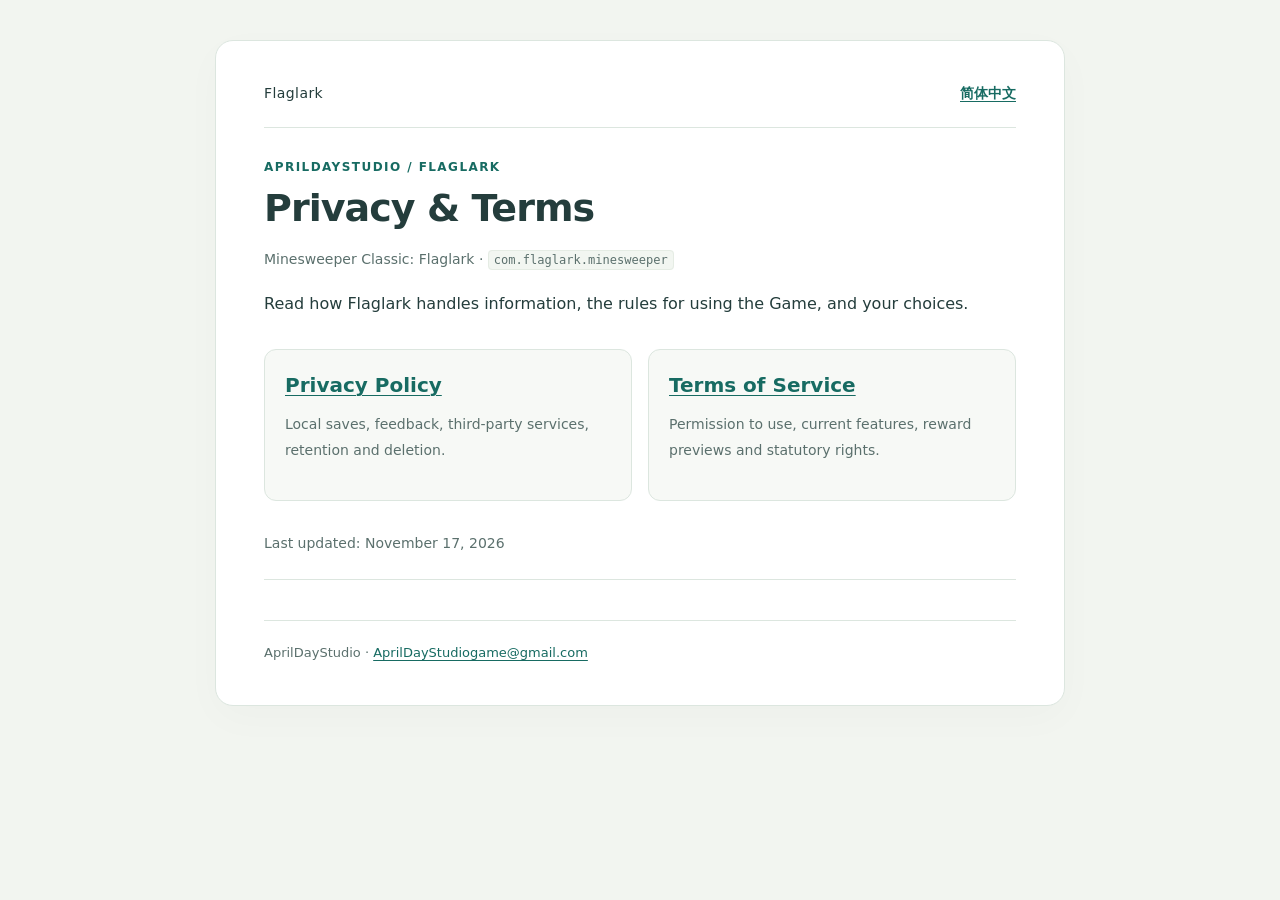
<file: index.html>
<!doctype html>
<html lang="en"><head><meta charset="utf-8"><meta name="viewport" content="width=device-width,initial-scale=1">
<meta http-equiv="Content-Security-Policy" content="default-src 'none'; style-src 'self'; base-uri 'none'; form-action 'none'">
<meta name="referrer" content="no-referrer"><meta name="description" content="Privacy &amp; Terms — Minesweeper Classic: Flaglark">
<title>Privacy &amp; Terms — Minesweeper Classic: Flaglark</title><link rel="stylesheet" href="legal.css"></head>
<body><main><nav aria-label="Document navigation"><span class="brand">Flaglark</span><a href="zh-CN.html" lang="zh-CN">简体中文</a></nav><p class="eyebrow">AprilDayStudio / Flaglark</p><h1>Privacy & Terms</h1><p class="subtitle">Minesweeper Classic: Flaglark · <code>com.flaglark.minesweeper</code></p><p>Read how Flaglark handles information, the rules for using the Game, and your choices.</p><div class="cards"><section class="card"><h2><a href="privacy/index.html">Privacy Policy</a></h2><p>Local saves, feedback, third-party services, retention and deletion.</p></section><section class="card"><h2><a href="terms/index.html">Terms of Service</a></h2><p>Permission to use, current features, reward previews and statutory rights.</p></section></div><p class="date">Last updated: November 17, 2026</p>
<footer>AprilDayStudio · <a href="mailto:AprilDayStudiogame@gmail.com">AprilDayStudiogame@gmail.com</a></footer></main></body></html>
</file>
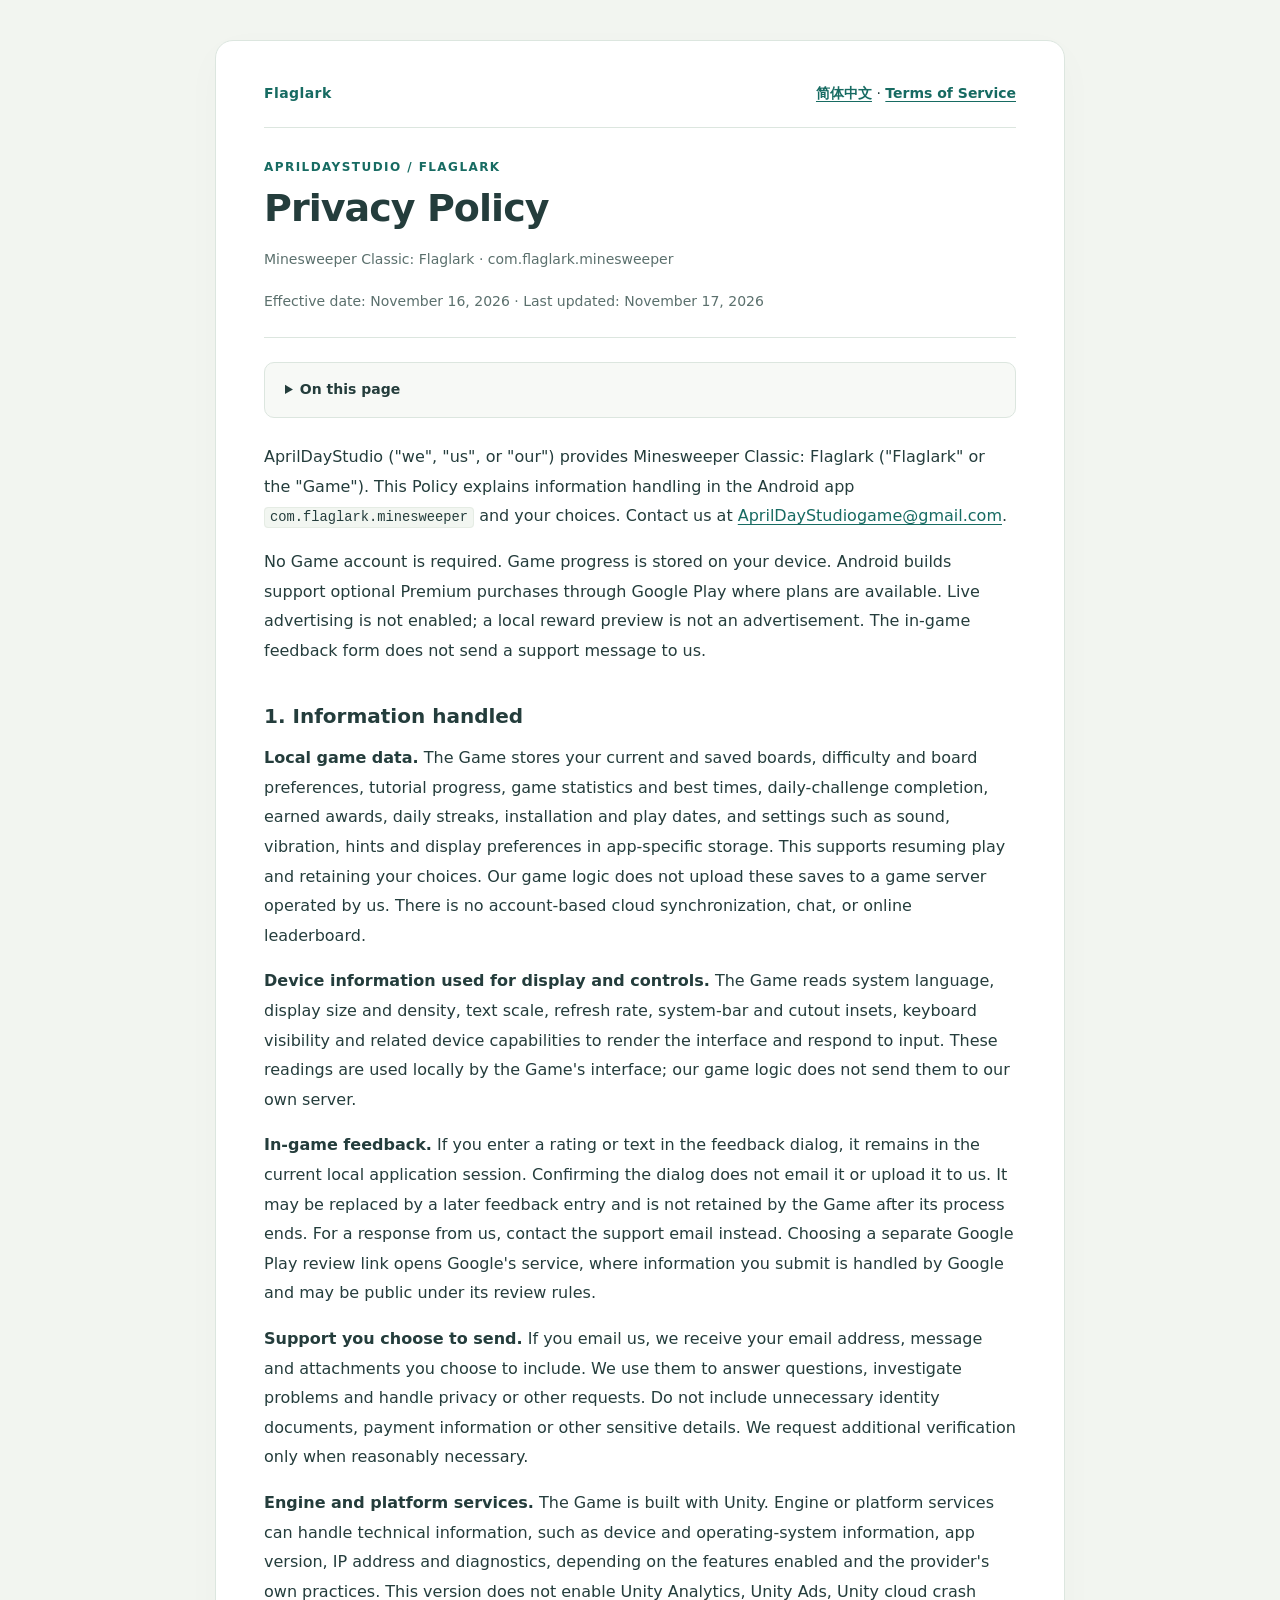
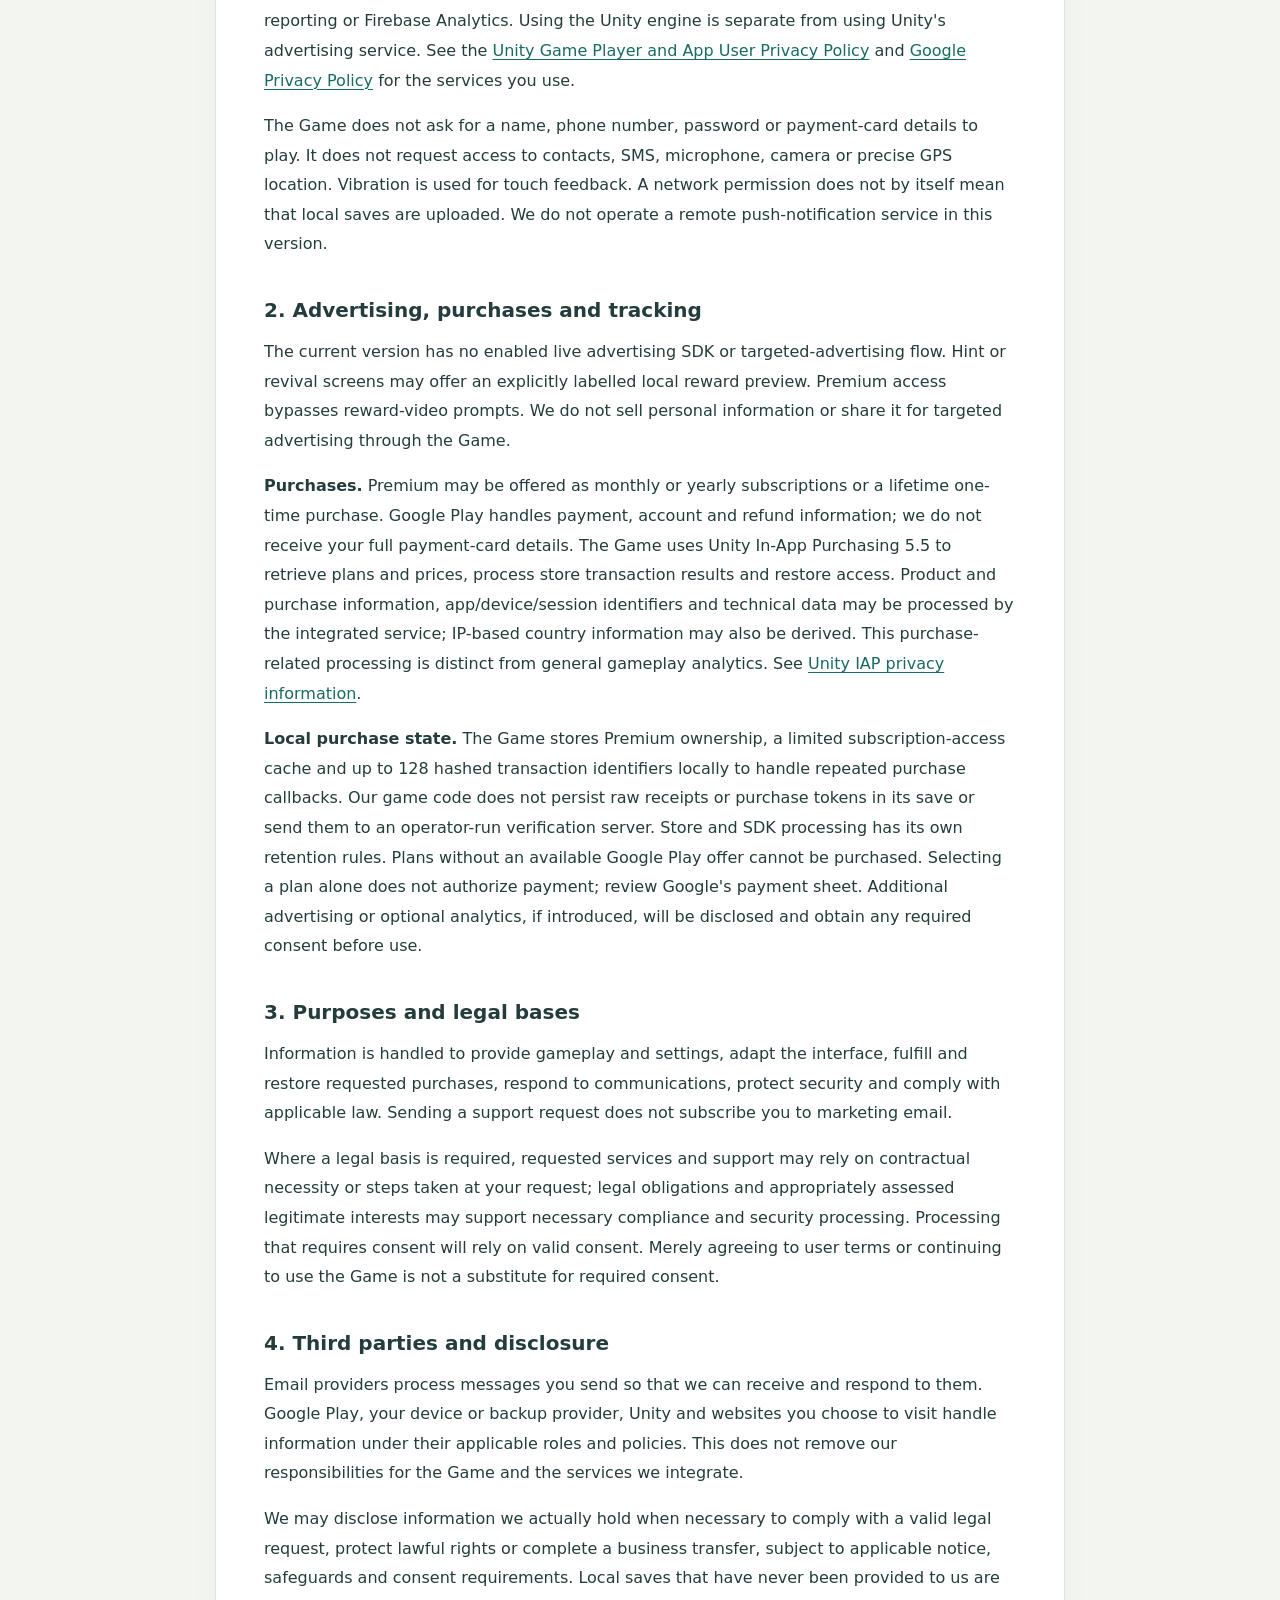
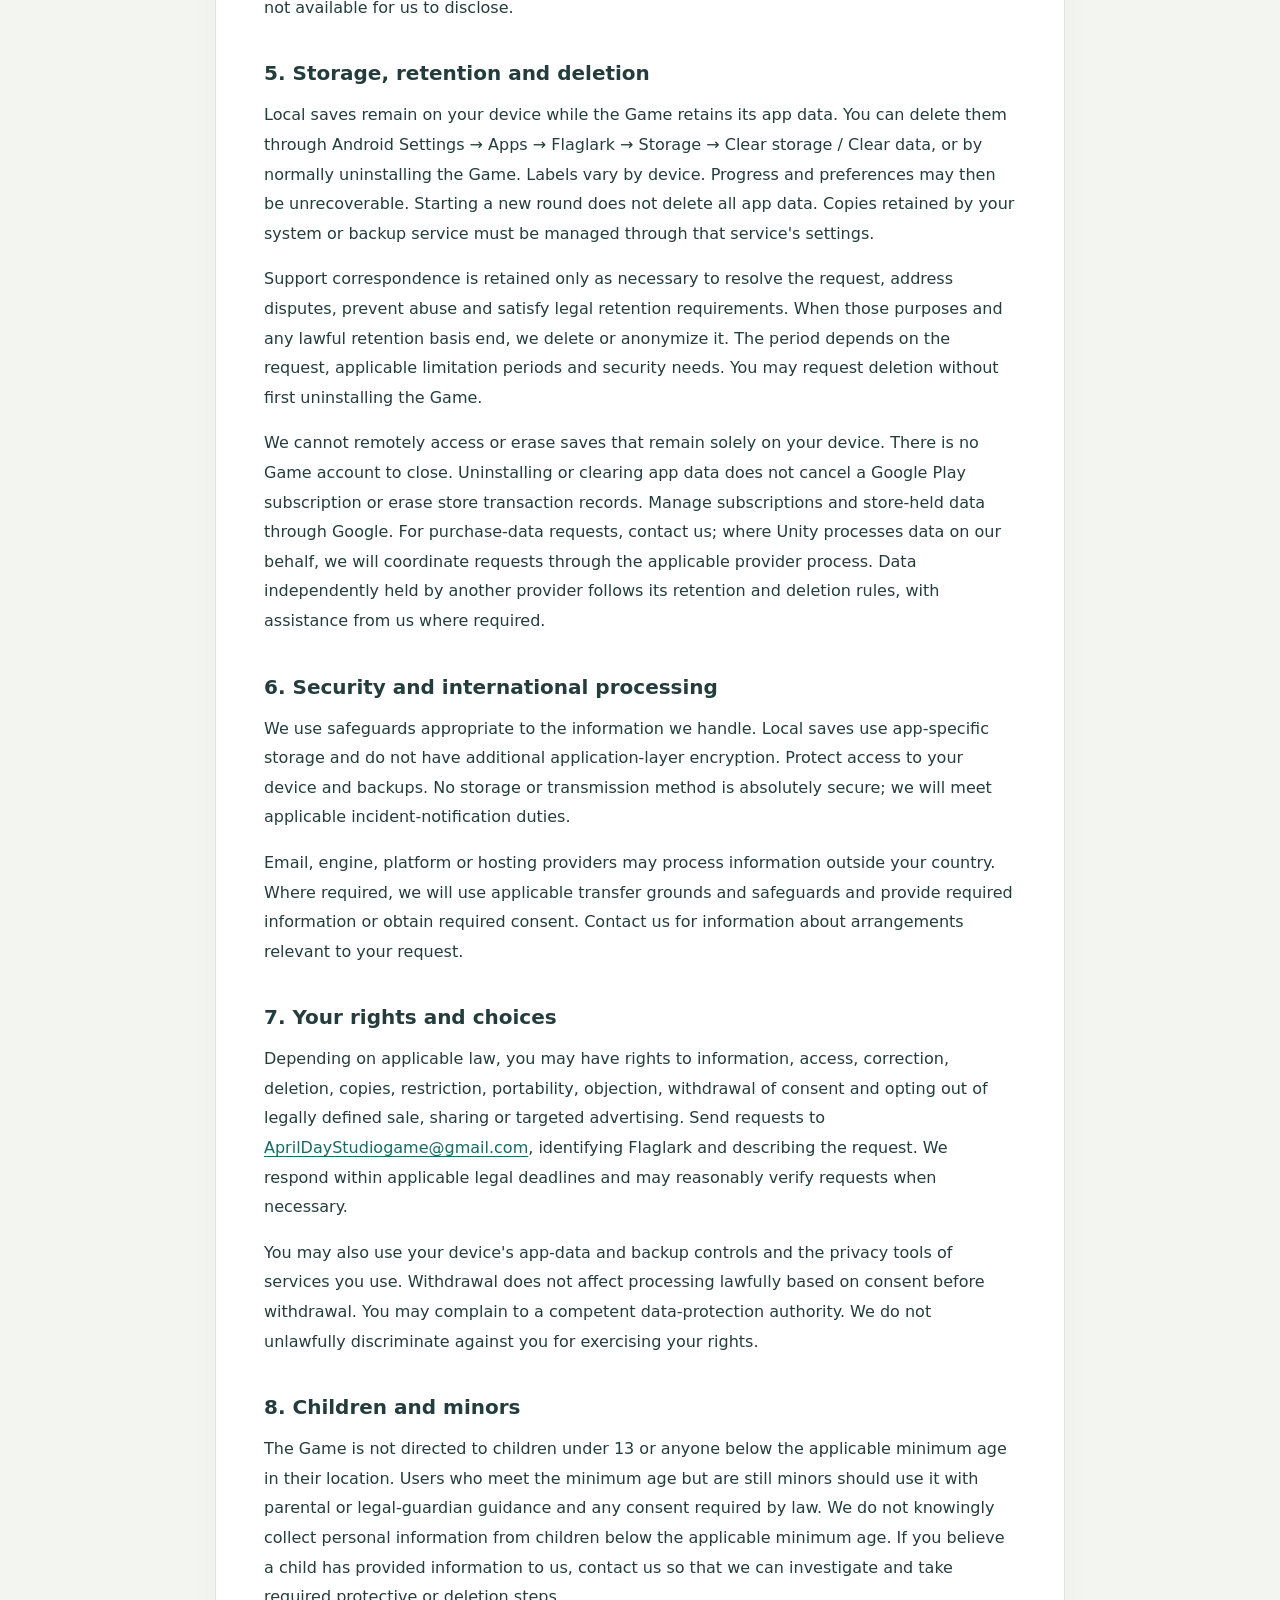
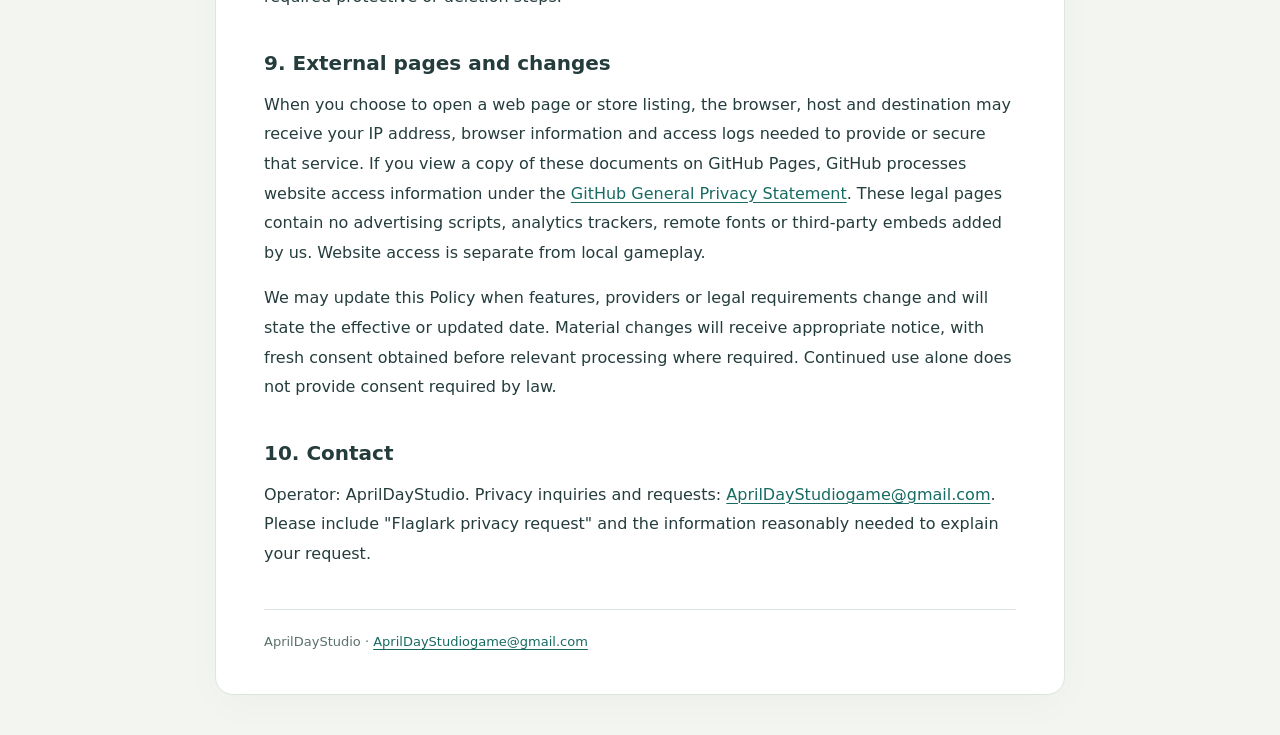
<file: privacy/index.html>
<!doctype html>
<html lang="en"><head><meta charset="utf-8"><meta name="viewport" content="width=device-width,initial-scale=1">
<meta http-equiv="Content-Security-Policy" content="default-src 'none'; style-src 'self'; base-uri 'none'; form-action 'none'">
<meta name="referrer" content="no-referrer"><meta name="description" content="Privacy Policy — Minesweeper Classic: Flaglark">
<title>Privacy Policy — Minesweeper Classic: Flaglark</title><link rel="stylesheet" href="../legal.css"></head>
<body><main><nav aria-label="Document navigation"><a class="brand" href="../index.html">Flaglark</a><span><a href="zh-CN.html" lang="zh-CN" hreflang="zh-CN">简体中文</a> · <a href="../terms/index.html">Terms of Service</a></span></nav><header><p class="eyebrow">AprilDayStudio / Flaglark</p><h1>Privacy Policy</h1><p class="subtitle">Minesweeper Classic: Flaglark · com.flaglark.minesweeper</p><p class="date">Effective date: November 16, 2026 · Last updated: November 17, 2026</p></header><details class="toc"><summary>On this page</summary><ol><li><a href="#section-1">1. Information handled</a></li><li><a href="#section-2">2. Advertising, purchases and tracking</a></li><li><a href="#section-3">3. Purposes and legal bases</a></li><li><a href="#section-4">4. Third parties and disclosure</a></li><li><a href="#section-5">5. Storage, retention and deletion</a></li><li><a href="#section-6">6. Security and international processing</a></li><li><a href="#section-7">7. Your rights and choices</a></li><li><a href="#section-8">8. Children and minors</a></li><li><a href="#section-9">9. External pages and changes</a></li><li><a href="#section-10">10. Contact</a></li></ol></details><p>AprilDayStudio ("we", "us", or "our") provides Minesweeper Classic: Flaglark ("Flaglark" or the "Game"). This Policy explains information handling in the Android app <code>com.flaglark.minesweeper</code> and your choices. Contact us at <a href="mailto:AprilDayStudiogame@gmail.com">AprilDayStudiogame@gmail.com</a>.</p>
<p>No Game account is required. Game progress is stored on your device. Android builds support optional Premium purchases through Google Play where plans are available. Live advertising is not enabled; a local reward preview is not an advertisement. The in-game feedback form does not send a support message to us.</p>
<h2 id="section-1">1. Information handled</h2>
<p><strong>Local game data.</strong> The Game stores your current and saved boards, difficulty and board preferences, tutorial progress, game statistics and best times, daily-challenge completion, earned awards, daily streaks, installation and play dates, and settings such as sound, vibration, hints and display preferences in app-specific storage. This supports resuming play and retaining your choices. Our game logic does not upload these saves to a game server operated by us. There is no account-based cloud synchronization, chat, or online leaderboard.</p>
<p><strong>Device information used for display and controls.</strong> The Game reads system language, display size and density, text scale, refresh rate, system-bar and cutout insets, keyboard visibility and related device capabilities to render the interface and respond to input. These readings are used locally by the Game's interface; our game logic does not send them to our own server.</p>
<p><strong>In-game feedback.</strong> If you enter a rating or text in the feedback dialog, it remains in the current local application session. Confirming the dialog does not email it or upload it to us. It may be replaced by a later feedback entry and is not retained by the Game after its process ends. For a response from us, contact the support email instead. Choosing a separate Google Play review link opens Google's service, where information you submit is handled by Google and may be public under its review rules.</p>
<p><strong>Support you choose to send.</strong> If you email us, we receive your email address, message and attachments you choose to include. We use them to answer questions, investigate problems and handle privacy or other requests. Do not include unnecessary identity documents, payment information or other sensitive details. We request additional verification only when reasonably necessary.</p>
<p><strong>Engine and platform services.</strong> The Game is built with Unity. Engine or platform services can handle technical information, such as device and operating-system information, app version, IP address and diagnostics, depending on the features enabled and the provider's own practices. This version does not enable Unity Analytics, Unity Ads, Unity cloud crash reporting or Firebase Analytics. Using the Unity engine is separate from using Unity's advertising service. See the <a href="https://unity.com/legal/game-player-and-app-user-privacy-policy">Unity Game Player and App User Privacy Policy</a> and <a href="https://policies.google.com/privacy">Google Privacy Policy</a> for the services you use.</p>
<p>The Game does not ask for a name, phone number, password or payment-card details to play. It does not request access to contacts, SMS, microphone, camera or precise GPS location. Vibration is used for touch feedback. A network permission does not by itself mean that local saves are uploaded. We do not operate a remote push-notification service in this version.</p>
<h2 id="section-2">2. Advertising, purchases and tracking</h2>
<p>The current version has no enabled live advertising SDK or targeted-advertising flow. Hint or revival screens may offer an explicitly labelled local reward preview. Premium access bypasses reward-video prompts. We do not sell personal information or share it for targeted advertising through the Game.</p>
<p><strong>Purchases.</strong> Premium may be offered as monthly or yearly subscriptions or a lifetime one-time purchase. Google Play handles payment, account and refund information; we do not receive your full payment-card details. The Game uses Unity In-App Purchasing 5.5 to retrieve plans and prices, process store transaction results and restore access. Product and purchase information, app/device/session identifiers and technical data may be processed by the integrated service; IP-based country information may also be derived. This purchase-related processing is distinct from general gameplay analytics. See <a href="https://docs.unity.com/en-us/iap/privacy-and-consent/overview">Unity IAP privacy information</a>.</p>
<p><strong>Local purchase state.</strong> The Game stores Premium ownership, a limited subscription-access cache and up to 128 hashed transaction identifiers locally to handle repeated purchase callbacks. Our game code does not persist raw receipts or purchase tokens in its save or send them to an operator-run verification server. Store and SDK processing has its own retention rules. Plans without an available Google Play offer cannot be purchased. Selecting a plan alone does not authorize payment; review Google's payment sheet. Additional advertising or optional analytics, if introduced, will be disclosed and obtain any required consent before use.</p>
<h2 id="section-3">3. Purposes and legal bases</h2>
<p>Information is handled to provide gameplay and settings, adapt the interface, fulfill and restore requested purchases, respond to communications, protect security and comply with applicable law. Sending a support request does not subscribe you to marketing email.</p>
<p>Where a legal basis is required, requested services and support may rely on contractual necessity or steps taken at your request; legal obligations and appropriately assessed legitimate interests may support necessary compliance and security processing. Processing that requires consent will rely on valid consent. Merely agreeing to user terms or continuing to use the Game is not a substitute for required consent.</p>
<h2 id="section-4">4. Third parties and disclosure</h2>
<p>Email providers process messages you send so that we can receive and respond to them. Google Play, your device or backup provider, Unity and websites you choose to visit handle information under their applicable roles and policies. This does not remove our responsibilities for the Game and the services we integrate.</p>
<p>We may disclose information we actually hold when necessary to comply with a valid legal request, protect lawful rights or complete a business transfer, subject to applicable notice, safeguards and consent requirements. Local saves that have never been provided to us are not available for us to disclose.</p>
<h2 id="section-5">5. Storage, retention and deletion</h2>
<p>Local saves remain on your device while the Game retains its app data. You can delete them through Android Settings → Apps → Flaglark → Storage → Clear storage / Clear data, or by normally uninstalling the Game. Labels vary by device. Progress and preferences may then be unrecoverable. Starting a new round does not delete all app data. Copies retained by your system or backup service must be managed through that service's settings.</p>
<p>Support correspondence is retained only as necessary to resolve the request, address disputes, prevent abuse and satisfy legal retention requirements. When those purposes and any lawful retention basis end, we delete or anonymize it. The period depends on the request, applicable limitation periods and security needs. You may request deletion without first uninstalling the Game.</p>
<p>We cannot remotely access or erase saves that remain solely on your device. There is no Game account to close. Uninstalling or clearing app data does not cancel a Google Play subscription or erase store transaction records. Manage subscriptions and store-held data through Google. For purchase-data requests, contact us; where Unity processes data on our behalf, we will coordinate requests through the applicable provider process. Data independently held by another provider follows its retention and deletion rules, with assistance from us where required.</p>
<h2 id="section-6">6. Security and international processing</h2>
<p>We use safeguards appropriate to the information we handle. Local saves use app-specific storage and do not have additional application-layer encryption. Protect access to your device and backups. No storage or transmission method is absolutely secure; we will meet applicable incident-notification duties.</p>
<p>Email, engine, platform or hosting providers may process information outside your country. Where required, we will use applicable transfer grounds and safeguards and provide required information or obtain required consent. Contact us for information about arrangements relevant to your request.</p>
<h2 id="section-7">7. Your rights and choices</h2>
<p>Depending on applicable law, you may have rights to information, access, correction, deletion, copies, restriction, portability, objection, withdrawal of consent and opting out of legally defined sale, sharing or targeted advertising. Send requests to <a href="mailto:AprilDayStudiogame@gmail.com">AprilDayStudiogame@gmail.com</a>, identifying Flaglark and describing the request. We respond within applicable legal deadlines and may reasonably verify requests when necessary.</p>
<p>You may also use your device's app-data and backup controls and the privacy tools of services you use. Withdrawal does not affect processing lawfully based on consent before withdrawal. You may complain to a competent data-protection authority. We do not unlawfully discriminate against you for exercising your rights.</p>
<h2 id="section-8">8. Children and minors</h2>
<p>The Game is not directed to children under 13 or anyone below the applicable minimum age in their location. Users who meet the minimum age but are still minors should use it with parental or legal-guardian guidance and any consent required by law. We do not knowingly collect personal information from children below the applicable minimum age. If you believe a child has provided information to us, contact us so that we can investigate and take required protective or deletion steps.</p>
<h2 id="section-9">9. External pages and changes</h2>
<p>When you choose to open a web page or store listing, the browser, host and destination may receive your IP address, browser information and access logs needed to provide or secure that service. If you view a copy of these documents on GitHub Pages, GitHub processes website access information under the <a href="https://docs.github.com/en/site-policy/privacy-policies/github-general-privacy-statement">GitHub General Privacy Statement</a>. These legal pages contain no advertising scripts, analytics trackers, remote fonts or third-party embeds added by us. Website access is separate from local gameplay.</p>
<p>We may update this Policy when features, providers or legal requirements change and will state the effective or updated date. Material changes will receive appropriate notice, with fresh consent obtained before relevant processing where required. Continued use alone does not provide consent required by law.</p>
<h2 id="section-10">10. Contact</h2>
<p>Operator: AprilDayStudio. Privacy inquiries and requests: <a href="mailto:AprilDayStudiogame@gmail.com">AprilDayStudiogame@gmail.com</a>. Please include "Flaglark privacy request" and the information reasonably needed to explain your request.</p>
<footer>AprilDayStudio · <a href="mailto:AprilDayStudiogame@gmail.com">AprilDayStudiogame@gmail.com</a></footer></main></body></html>
</file>
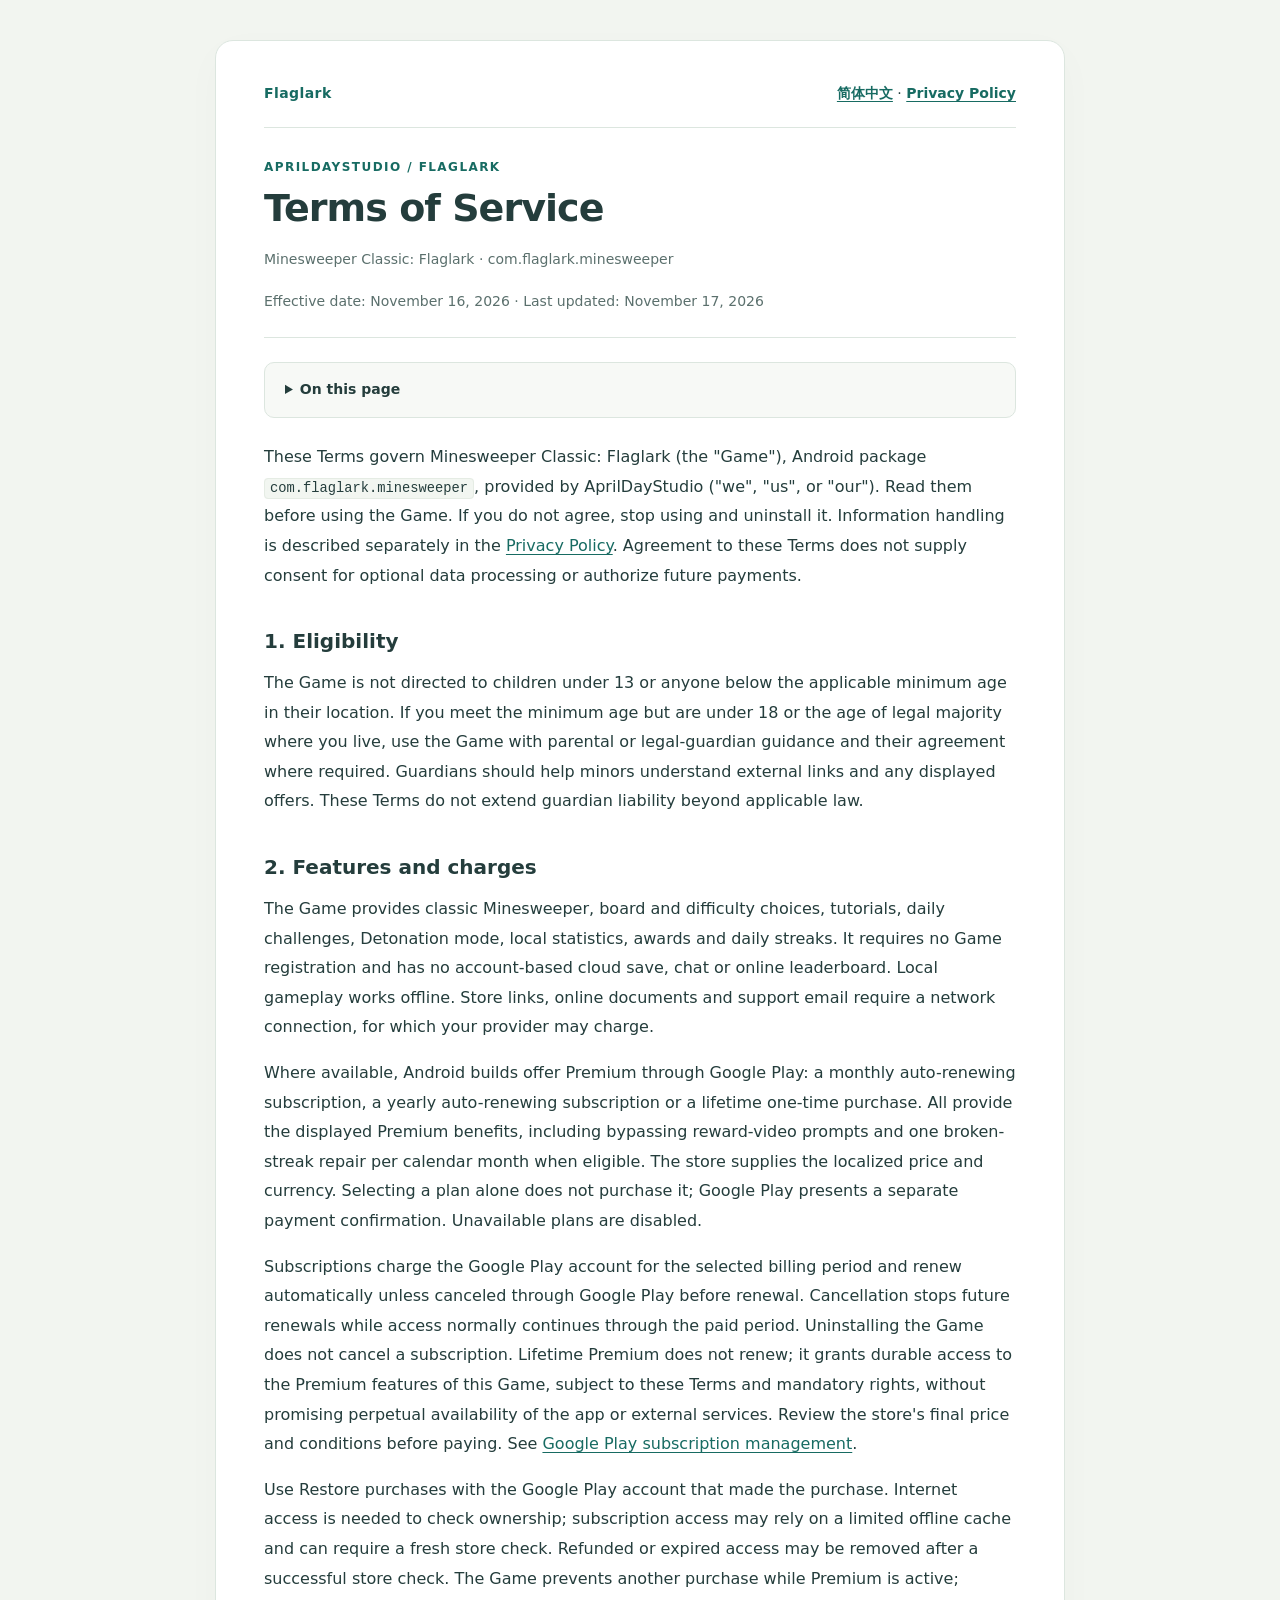
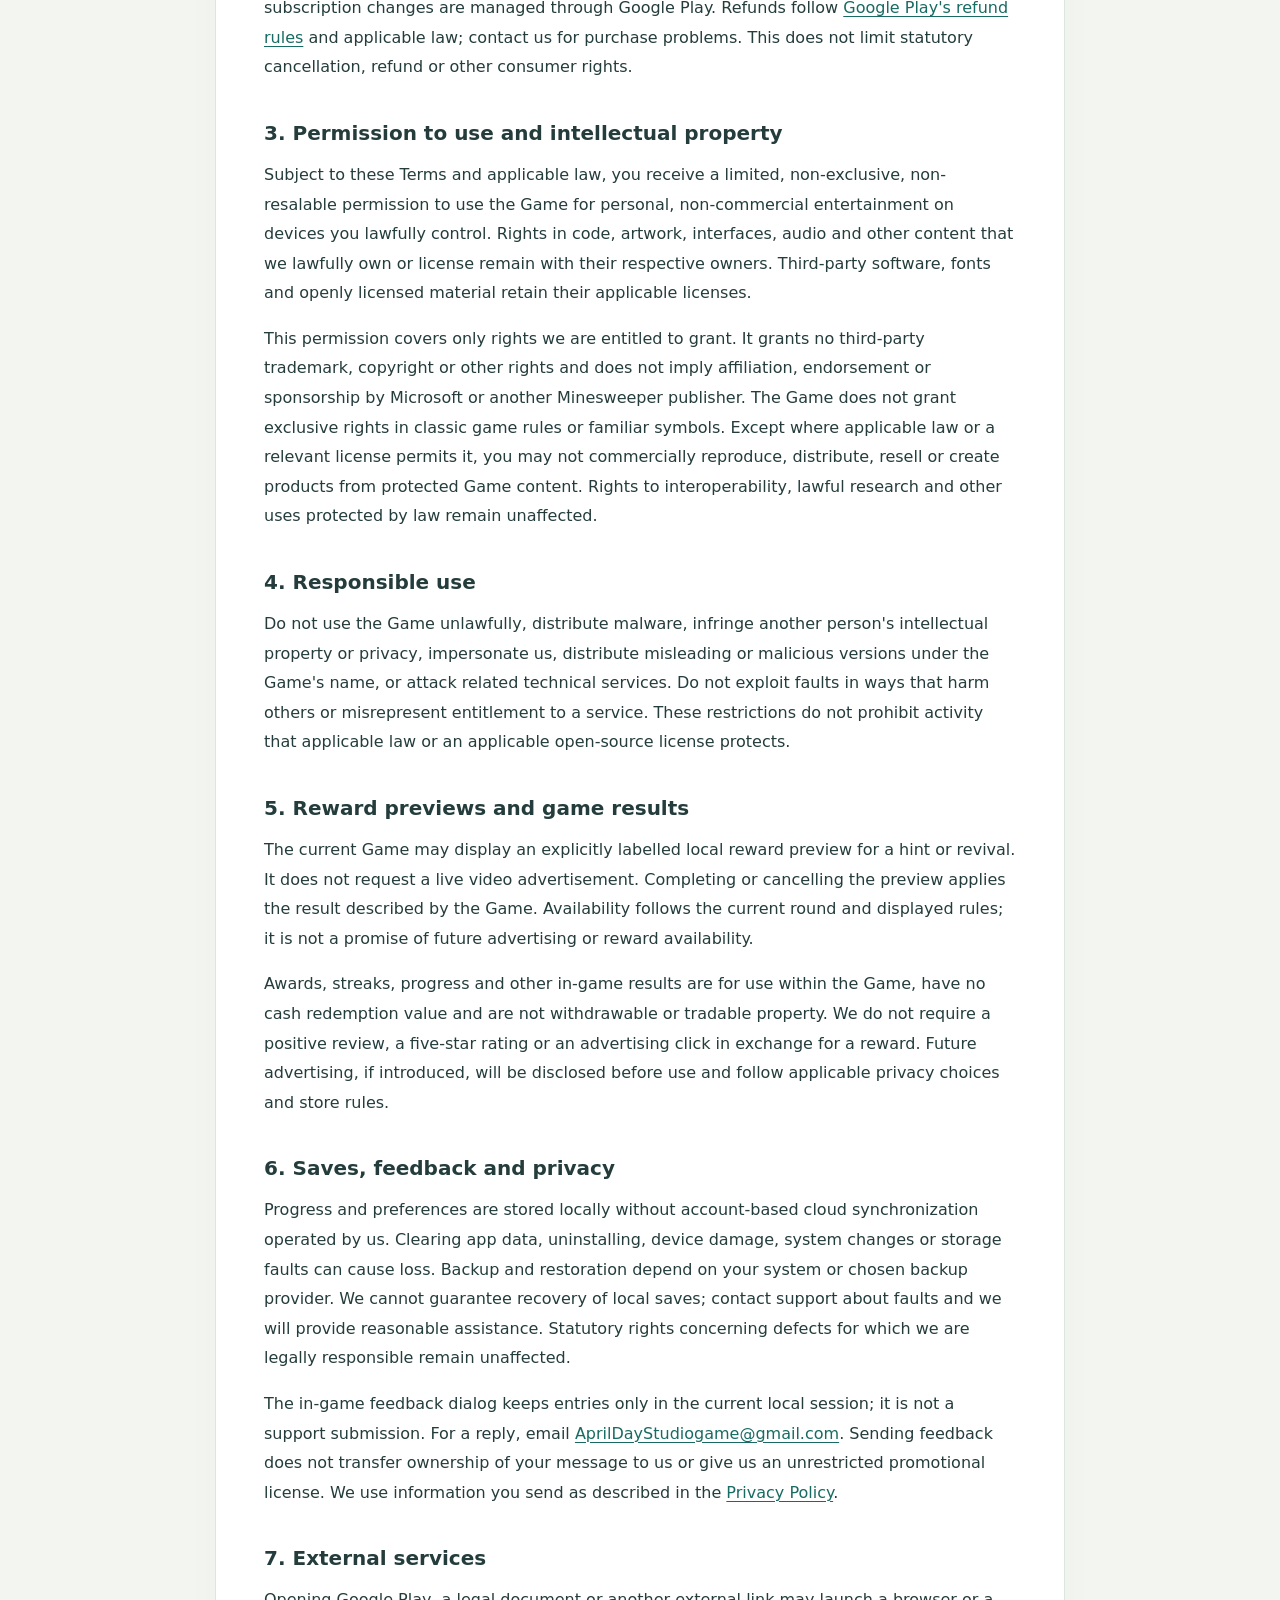
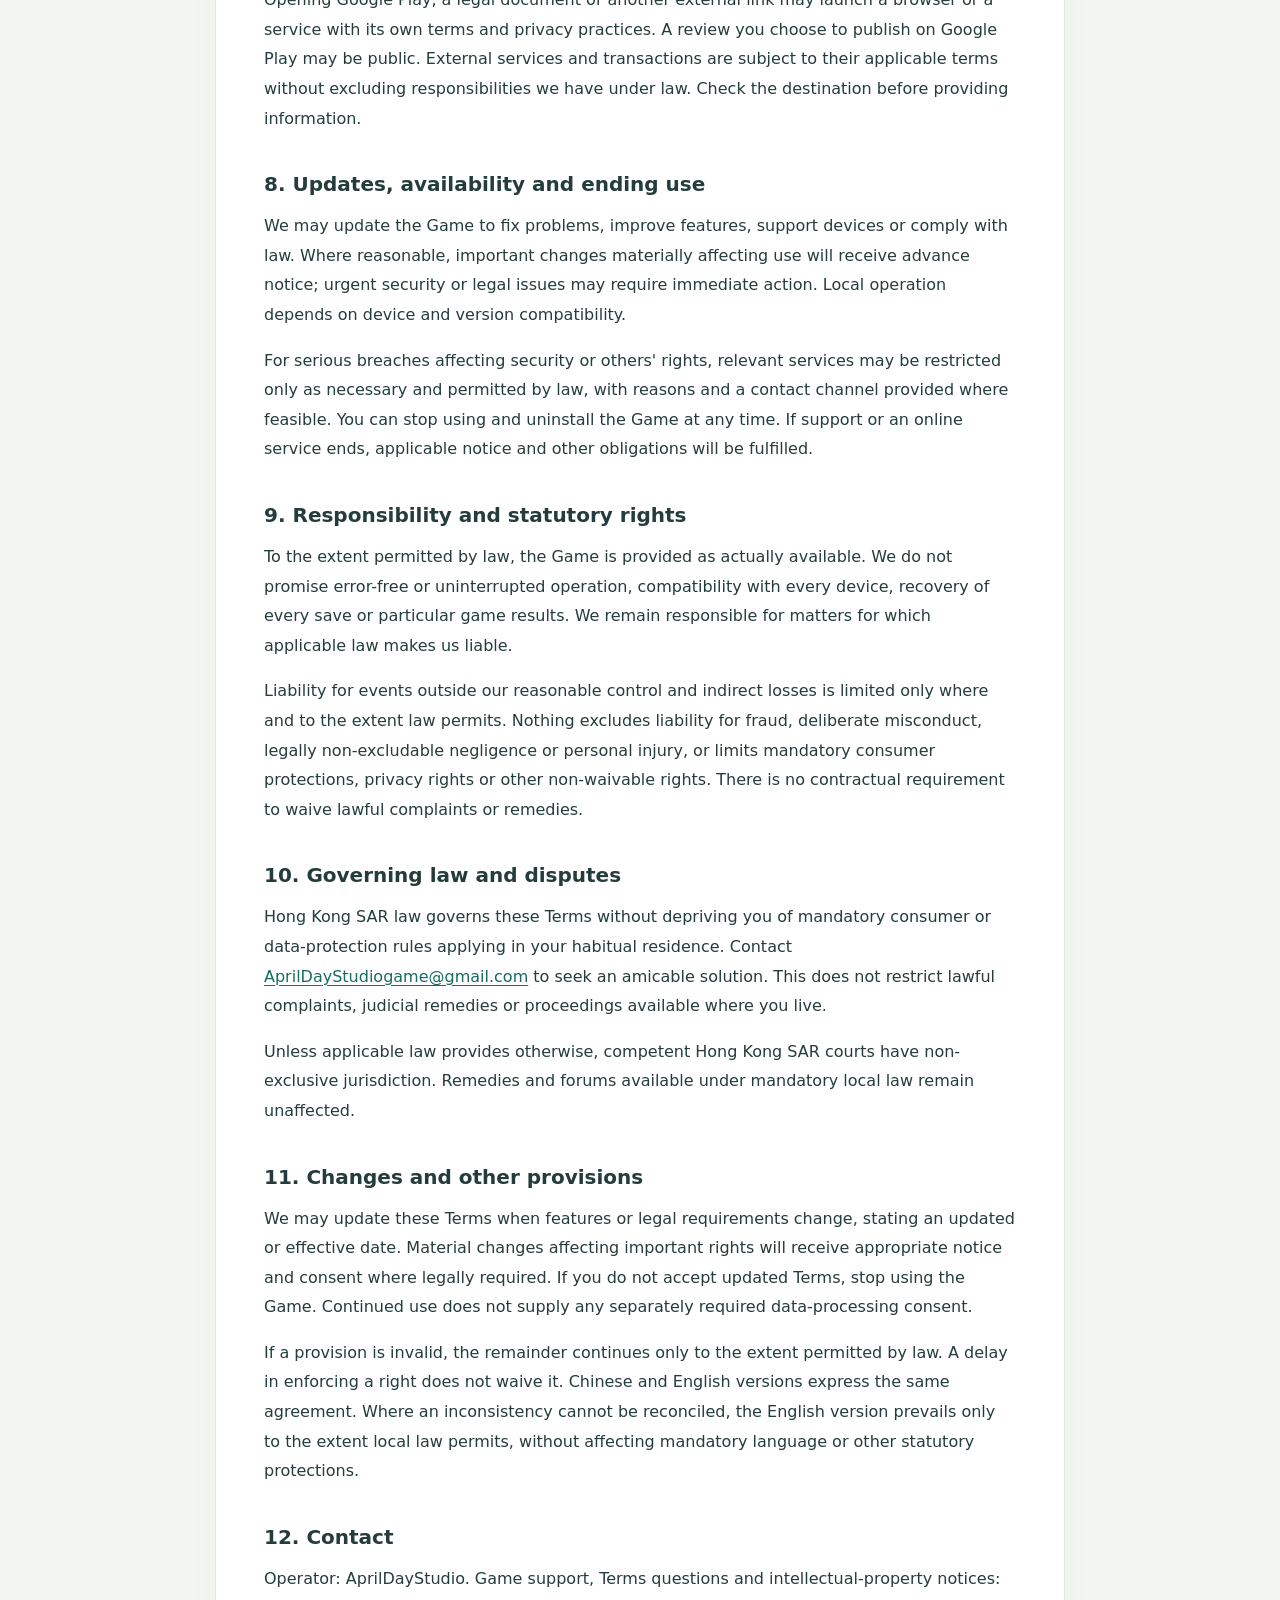
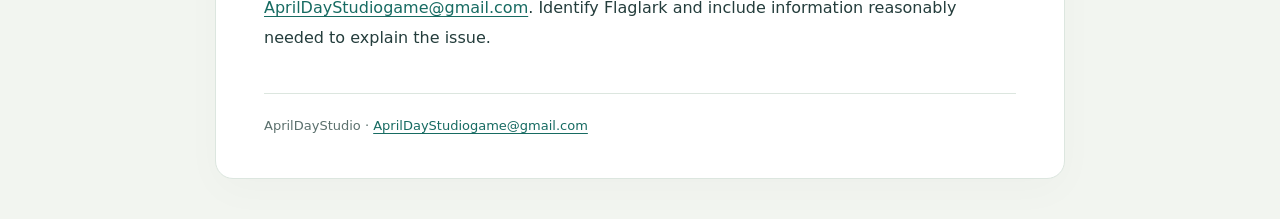
<file: terms/index.html>
<!doctype html>
<html lang="en"><head><meta charset="utf-8"><meta name="viewport" content="width=device-width,initial-scale=1">
<meta http-equiv="Content-Security-Policy" content="default-src 'none'; style-src 'self'; base-uri 'none'; form-action 'none'">
<meta name="referrer" content="no-referrer"><meta name="description" content="Terms of Service — Minesweeper Classic: Flaglark">
<title>Terms of Service — Minesweeper Classic: Flaglark</title><link rel="stylesheet" href="../legal.css"></head>
<body><main><nav aria-label="Document navigation"><a class="brand" href="../index.html">Flaglark</a><span><a href="zh-CN.html" lang="zh-CN" hreflang="zh-CN">简体中文</a> · <a href="../privacy/index.html">Privacy Policy</a></span></nav><header><p class="eyebrow">AprilDayStudio / Flaglark</p><h1>Terms of Service</h1><p class="subtitle">Minesweeper Classic: Flaglark · com.flaglark.minesweeper</p><p class="date">Effective date: November 16, 2026 · Last updated: November 17, 2026</p></header><details class="toc"><summary>On this page</summary><ol><li><a href="#section-1">1. Eligibility</a></li><li><a href="#section-2">2. Features and charges</a></li><li><a href="#section-3">3. Permission to use and intellectual property</a></li><li><a href="#section-4">4. Responsible use</a></li><li><a href="#section-5">5. Reward previews and game results</a></li><li><a href="#section-6">6. Saves, feedback and privacy</a></li><li><a href="#section-7">7. External services</a></li><li><a href="#section-8">8. Updates, availability and ending use</a></li><li><a href="#section-9">9. Responsibility and statutory rights</a></li><li><a href="#section-10">10. Governing law and disputes</a></li><li><a href="#section-11">11. Changes and other provisions</a></li><li><a href="#section-12">12. Contact</a></li></ol></details><p>These Terms govern Minesweeper Classic: Flaglark (the "Game"), Android package <code>com.flaglark.minesweeper</code>, provided by AprilDayStudio ("we", "us", or "our"). Read them before using the Game. If you do not agree, stop using and uninstall it. Information handling is described separately in the <a href="../privacy/index.html">Privacy Policy</a>. Agreement to these Terms does not supply consent for optional data processing or authorize future payments.</p>
<h2 id="section-1">1. Eligibility</h2>
<p>The Game is not directed to children under 13 or anyone below the applicable minimum age in their location. If you meet the minimum age but are under 18 or the age of legal majority where you live, use the Game with parental or legal-guardian guidance and their agreement where required. Guardians should help minors understand external links and any displayed offers. These Terms do not extend guardian liability beyond applicable law.</p>
<h2 id="section-2">2. Features and charges</h2>
<p>The Game provides classic Minesweeper, board and difficulty choices, tutorials, daily challenges, Detonation mode, local statistics, awards and daily streaks. It requires no Game registration and has no account-based cloud save, chat or online leaderboard. Local gameplay works offline. Store links, online documents and support email require a network connection, for which your provider may charge.</p>
<p>Where available, Android builds offer Premium through Google Play: a monthly auto-renewing subscription, a yearly auto-renewing subscription or a lifetime one-time purchase. All provide the displayed Premium benefits, including bypassing reward-video prompts and one broken-streak repair per calendar month when eligible. The store supplies the localized price and currency. Selecting a plan alone does not purchase it; Google Play presents a separate payment confirmation. Unavailable plans are disabled.</p>
<p>Subscriptions charge the Google Play account for the selected billing period and renew automatically unless canceled through Google Play before renewal. Cancellation stops future renewals while access normally continues through the paid period. Uninstalling the Game does not cancel a subscription. Lifetime Premium does not renew; it grants durable access to the Premium features of this Game, subject to these Terms and mandatory rights, without promising perpetual availability of the app or external services. Review the store's final price and conditions before paying. See <a href="https://support.google.com/googleplay/answer/7018481">Google Play subscription management</a>.</p>
<p>Use Restore purchases with the Google Play account that made the purchase. Internet access is needed to check ownership; subscription access may rely on a limited offline cache and can require a fresh store check. Refunded or expired access may be removed after a successful store check. The Game prevents another purchase while Premium is active; subscription changes are managed through Google Play. Refunds follow <a href="https://support.google.com/googleplay/answer/2479637">Google Play's refund rules</a> and applicable law; contact us for purchase problems. This does not limit statutory cancellation, refund or other consumer rights.</p>
<h2 id="section-3">3. Permission to use and intellectual property</h2>
<p>Subject to these Terms and applicable law, you receive a limited, non-exclusive, non-resalable permission to use the Game for personal, non-commercial entertainment on devices you lawfully control. Rights in code, artwork, interfaces, audio and other content that we lawfully own or license remain with their respective owners. Third-party software, fonts and openly licensed material retain their applicable licenses.</p>
<p>This permission covers only rights we are entitled to grant. It grants no third-party trademark, copyright or other rights and does not imply affiliation, endorsement or sponsorship by Microsoft or another Minesweeper publisher. The Game does not grant exclusive rights in classic game rules or familiar symbols. Except where applicable law or a relevant license permits it, you may not commercially reproduce, distribute, resell or create products from protected Game content. Rights to interoperability, lawful research and other uses protected by law remain unaffected.</p>
<h2 id="section-4">4. Responsible use</h2>
<p>Do not use the Game unlawfully, distribute malware, infringe another person's intellectual property or privacy, impersonate us, distribute misleading or malicious versions under the Game's name, or attack related technical services. Do not exploit faults in ways that harm others or misrepresent entitlement to a service. These restrictions do not prohibit activity that applicable law or an applicable open-source license protects.</p>
<h2 id="section-5">5. Reward previews and game results</h2>
<p>The current Game may display an explicitly labelled local reward preview for a hint or revival. It does not request a live video advertisement. Completing or cancelling the preview applies the result described by the Game. Availability follows the current round and displayed rules; it is not a promise of future advertising or reward availability.</p>
<p>Awards, streaks, progress and other in-game results are for use within the Game, have no cash redemption value and are not withdrawable or tradable property. We do not require a positive review, a five-star rating or an advertising click in exchange for a reward. Future advertising, if introduced, will be disclosed before use and follow applicable privacy choices and store rules.</p>
<h2 id="section-6">6. Saves, feedback and privacy</h2>
<p>Progress and preferences are stored locally without account-based cloud synchronization operated by us. Clearing app data, uninstalling, device damage, system changes or storage faults can cause loss. Backup and restoration depend on your system or chosen backup provider. We cannot guarantee recovery of local saves; contact support about faults and we will provide reasonable assistance. Statutory rights concerning defects for which we are legally responsible remain unaffected.</p>
<p>The in-game feedback dialog keeps entries only in the current local session; it is not a support submission. For a reply, email <a href="mailto:AprilDayStudiogame@gmail.com">AprilDayStudiogame@gmail.com</a>. Sending feedback does not transfer ownership of your message to us or give us an unrestricted promotional license. We use information you send as described in the <a href="../privacy/index.html">Privacy Policy</a>.</p>
<h2 id="section-7">7. External services</h2>
<p>Opening Google Play, a legal document or another external link may launch a browser or a service with its own terms and privacy practices. A review you choose to publish on Google Play may be public. External services and transactions are subject to their applicable terms without excluding responsibilities we have under law. Check the destination before providing information.</p>
<h2 id="section-8">8. Updates, availability and ending use</h2>
<p>We may update the Game to fix problems, improve features, support devices or comply with law. Where reasonable, important changes materially affecting use will receive advance notice; urgent security or legal issues may require immediate action. Local operation depends on device and version compatibility.</p>
<p>For serious breaches affecting security or others' rights, relevant services may be restricted only as necessary and permitted by law, with reasons and a contact channel provided where feasible. You can stop using and uninstall the Game at any time. If support or an online service ends, applicable notice and other obligations will be fulfilled.</p>
<h2 id="section-9">9. Responsibility and statutory rights</h2>
<p>To the extent permitted by law, the Game is provided as actually available. We do not promise error-free or uninterrupted operation, compatibility with every device, recovery of every save or particular game results. We remain responsible for matters for which applicable law makes us liable.</p>
<p>Liability for events outside our reasonable control and indirect losses is limited only where and to the extent law permits. Nothing excludes liability for fraud, deliberate misconduct, legally non-excludable negligence or personal injury, or limits mandatory consumer protections, privacy rights or other non-waivable rights. There is no contractual requirement to waive lawful complaints or remedies.</p>
<h2 id="section-10">10. Governing law and disputes</h2>
<p>Hong Kong SAR law governs these Terms without depriving you of mandatory consumer or data-protection rules applying in your habitual residence. Contact <a href="mailto:AprilDayStudiogame@gmail.com">AprilDayStudiogame@gmail.com</a> to seek an amicable solution. This does not restrict lawful complaints, judicial remedies or proceedings available where you live.</p>
<p>Unless applicable law provides otherwise, competent Hong Kong SAR courts have non-exclusive jurisdiction. Remedies and forums available under mandatory local law remain unaffected.</p>
<h2 id="section-11">11. Changes and other provisions</h2>
<p>We may update these Terms when features or legal requirements change, stating an updated or effective date. Material changes affecting important rights will receive appropriate notice and consent where legally required. If you do not accept updated Terms, stop using the Game. Continued use does not supply any separately required data-processing consent.</p>
<p>If a provision is invalid, the remainder continues only to the extent permitted by law. A delay in enforcing a right does not waive it. Chinese and English versions express the same agreement. Where an inconsistency cannot be reconciled, the English version prevails only to the extent local law permits, without affecting mandatory language or other statutory protections.</p>
<h2 id="section-12">12. Contact</h2>
<p>Operator: AprilDayStudio. Game support, Terms questions and intellectual-property notices: <a href="mailto:AprilDayStudiogame@gmail.com">AprilDayStudiogame@gmail.com</a>. Identify Flaglark and include information reasonably needed to explain the issue.</p>
<footer>AprilDayStudio · <a href="mailto:AprilDayStudiogame@gmail.com">AprilDayStudiogame@gmail.com</a></footer></main></body></html>
</file>
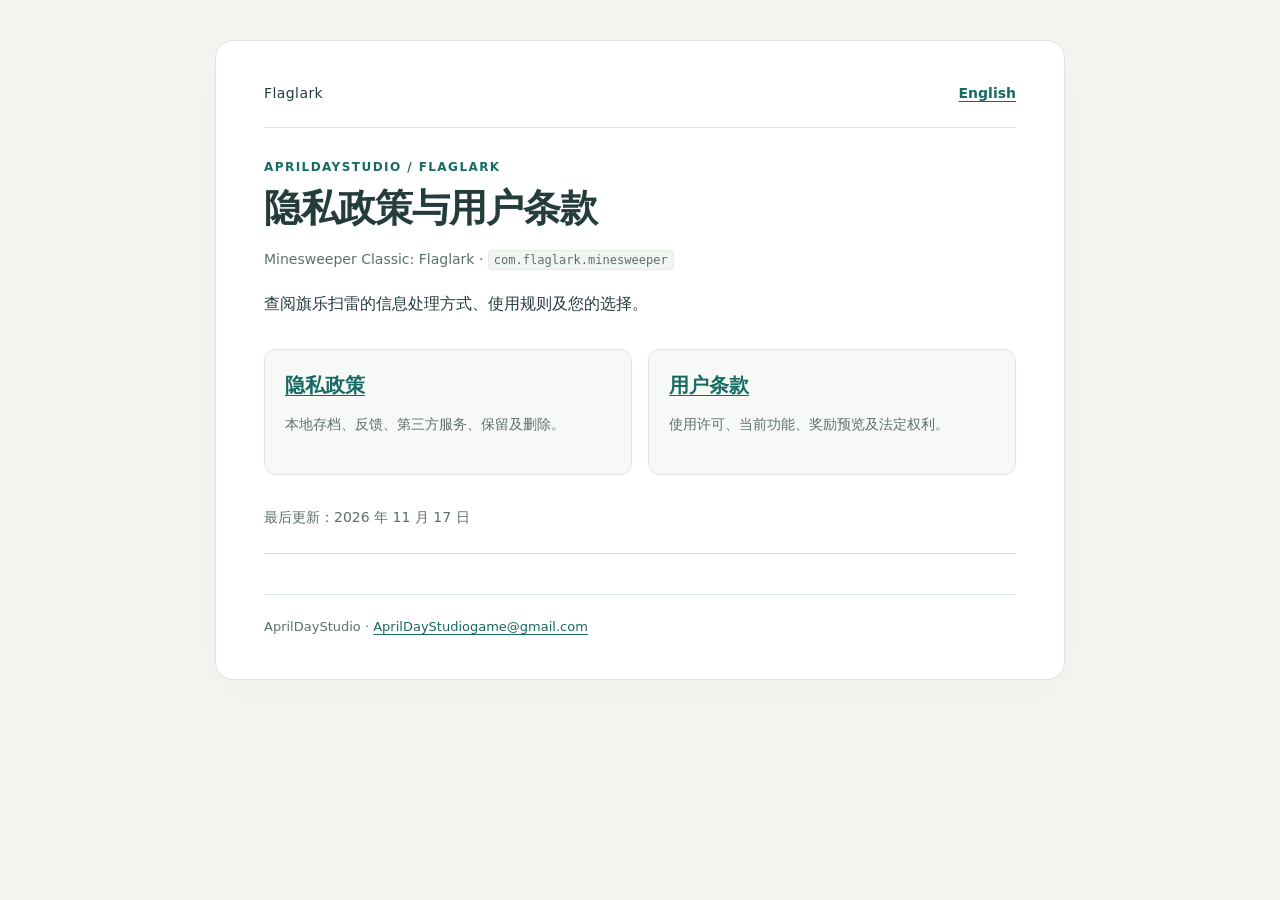
<file: zh-CN.html>
<!doctype html>
<html lang="zh-CN"><head><meta charset="utf-8"><meta name="viewport" content="width=device-width,initial-scale=1">
<meta http-equiv="Content-Security-Policy" content="default-src 'none'; style-src 'self'; base-uri 'none'; form-action 'none'">
<meta name="referrer" content="no-referrer"><meta name="description" content="隐私政策与用户条款 — Minesweeper Classic: Flaglark">
<title>隐私政策与用户条款 — Minesweeper Classic: Flaglark</title><link rel="stylesheet" href="legal.css"></head>
<body><main><nav aria-label="文档导航"><span class="brand">Flaglark</span><a href="index.html" lang="en">English</a></nav><p class="eyebrow">AprilDayStudio / Flaglark</p><h1>隐私政策与用户条款</h1><p class="subtitle">Minesweeper Classic: Flaglark · <code>com.flaglark.minesweeper</code></p><p>查阅旗乐扫雷的信息处理方式、使用规则及您的选择。</p><div class="cards"><section class="card"><h2><a href="privacy/zh-CN.html">隐私政策</a></h2><p>本地存档、反馈、第三方服务、保留及删除。</p></section><section class="card"><h2><a href="terms/zh-CN.html">用户条款</a></h2><p>使用许可、当前功能、奖励预览及法定权利。</p></section></div><p class="date">最后更新：2026 年 11 月 17 日</p>
<footer>AprilDayStudio · <a href="mailto:AprilDayStudiogame@gmail.com">AprilDayStudiogame@gmail.com</a></footer></main></body></html>
</file>
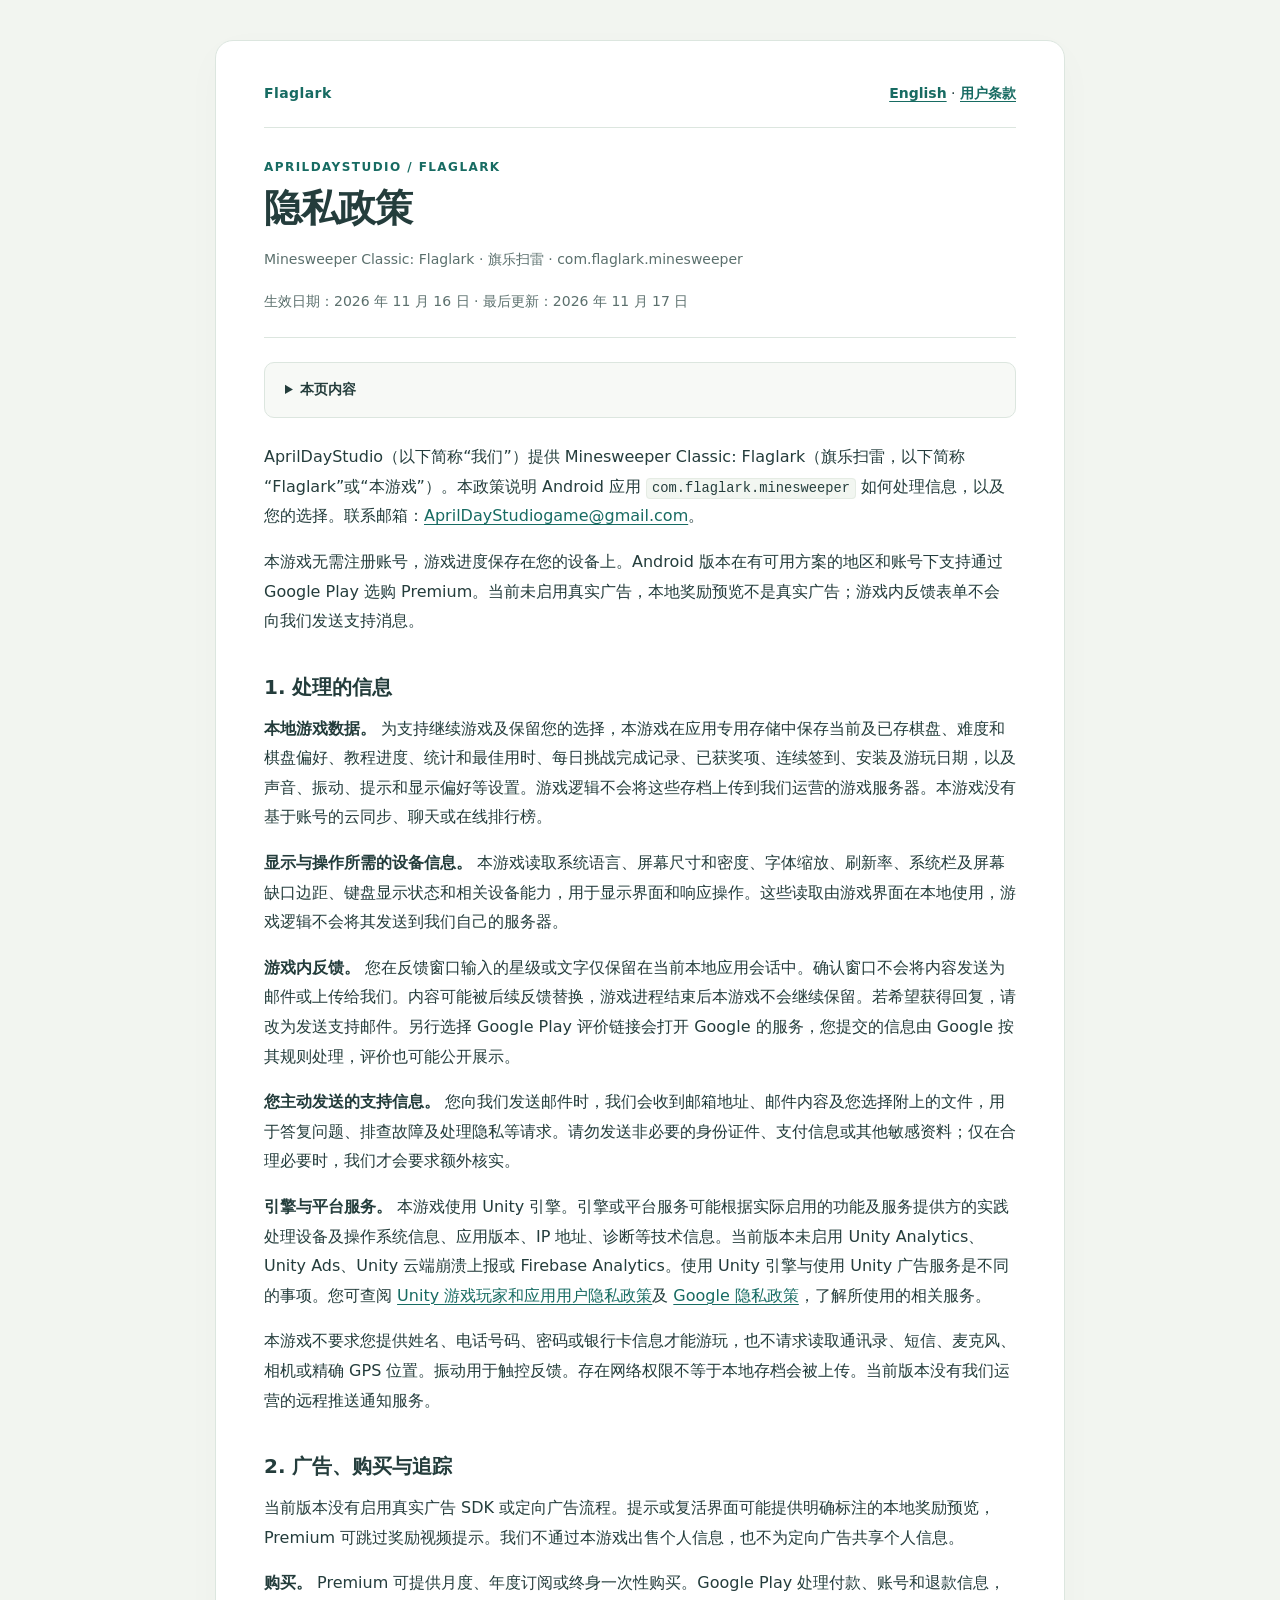
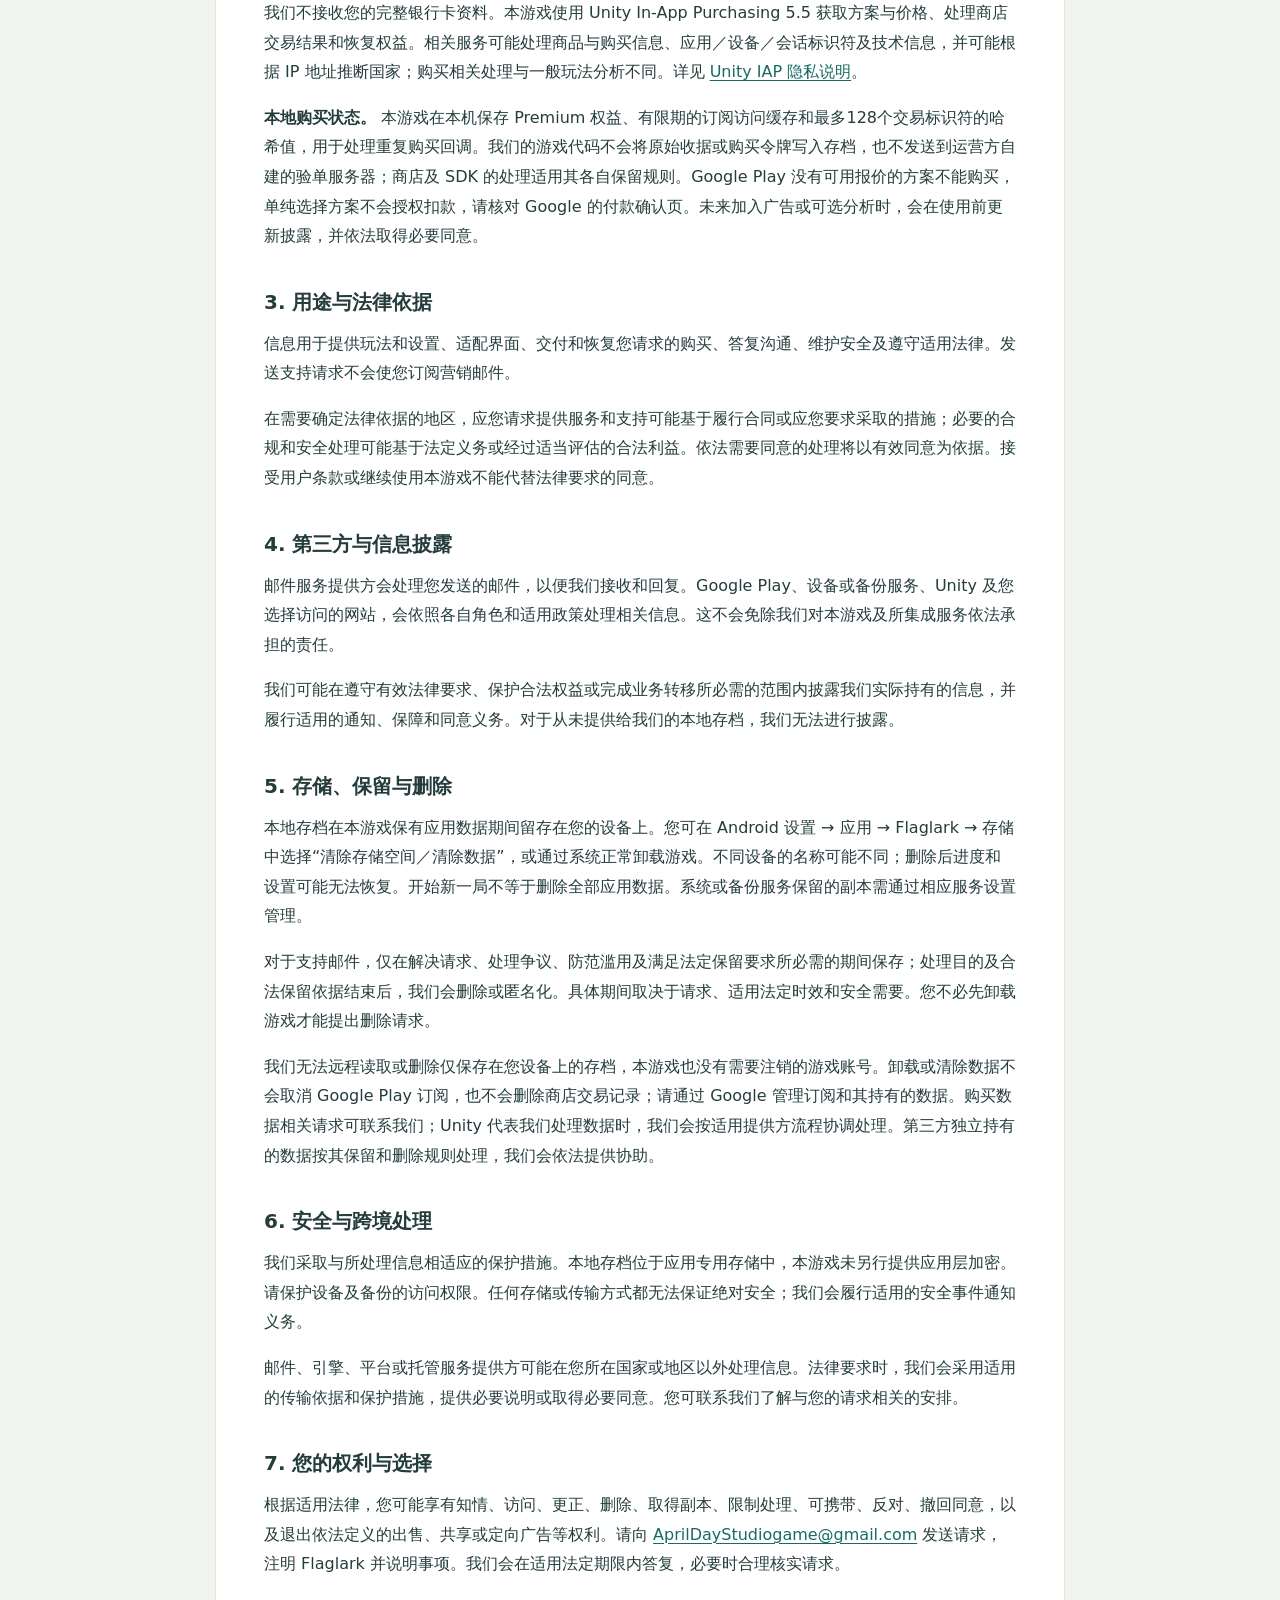
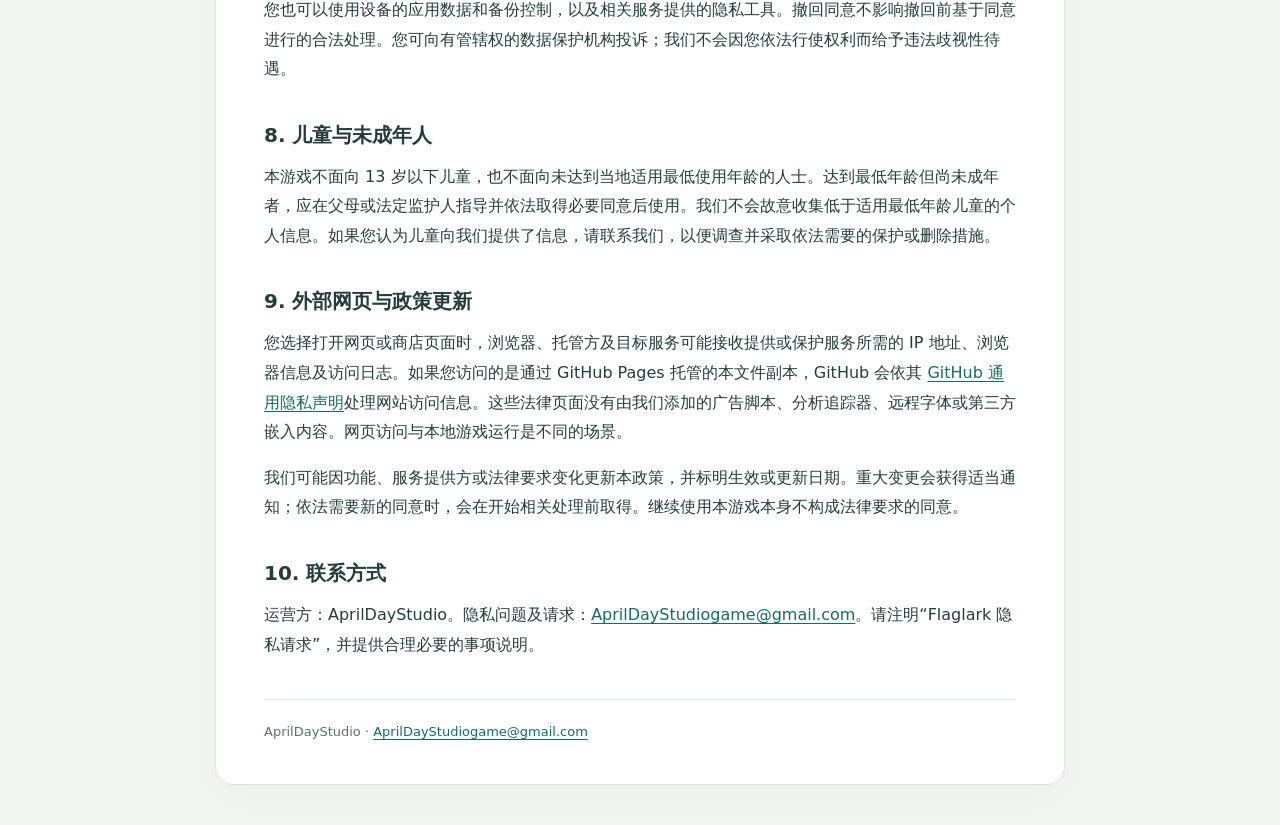
<file: privacy/zh-CN.html>
<!doctype html>
<html lang="zh-CN"><head><meta charset="utf-8"><meta name="viewport" content="width=device-width,initial-scale=1">
<meta http-equiv="Content-Security-Policy" content="default-src 'none'; style-src 'self'; base-uri 'none'; form-action 'none'">
<meta name="referrer" content="no-referrer"><meta name="description" content="隐私政策 — Minesweeper Classic: Flaglark">
<title>隐私政策 — Minesweeper Classic: Flaglark</title><link rel="stylesheet" href="../legal.css"></head>
<body><main><nav aria-label="文档导航"><a class="brand" href="../zh-CN.html">Flaglark</a><span><a href="index.html" lang="en" hreflang="en">English</a> · <a href="../terms/zh-CN.html">用户条款</a></span></nav><header><p class="eyebrow">AprilDayStudio / Flaglark</p><h1>隐私政策</h1><p class="subtitle">Minesweeper Classic: Flaglark · 旗乐扫雷 · com.flaglark.minesweeper</p><p class="date">生效日期：2026 年 11 月 16 日 · 最后更新：2026 年 11 月 17 日</p></header><details class="toc"><summary>本页内容</summary><ol><li><a href="#section-1">1. 处理的信息</a></li><li><a href="#section-2">2. 广告、购买与追踪</a></li><li><a href="#section-3">3. 用途与法律依据</a></li><li><a href="#section-4">4. 第三方与信息披露</a></li><li><a href="#section-5">5. 存储、保留与删除</a></li><li><a href="#section-6">6. 安全与跨境处理</a></li><li><a href="#section-7">7. 您的权利与选择</a></li><li><a href="#section-8">8. 儿童与未成年人</a></li><li><a href="#section-9">9. 外部网页与政策更新</a></li><li><a href="#section-10">10. 联系方式</a></li></ol></details><p>AprilDayStudio（以下简称“我们”）提供 Minesweeper Classic: Flaglark（旗乐扫雷，以下简称“Flaglark”或“本游戏”）。本政策说明 Android 应用 <code>com.flaglark.minesweeper</code> 如何处理信息，以及您的选择。联系邮箱：<a href="mailto:AprilDayStudiogame@gmail.com">AprilDayStudiogame@gmail.com</a>。</p>
<p>本游戏无需注册账号，游戏进度保存在您的设备上。Android 版本在有可用方案的地区和账号下支持通过 Google Play 选购 Premium。当前未启用真实广告，本地奖励预览不是真实广告；游戏内反馈表单不会向我们发送支持消息。</p>
<h2 id="section-1">1. 处理的信息</h2>
<p><strong>本地游戏数据。</strong> 为支持继续游戏及保留您的选择，本游戏在应用专用存储中保存当前及已存棋盘、难度和棋盘偏好、教程进度、统计和最佳用时、每日挑战完成记录、已获奖项、连续签到、安装及游玩日期，以及声音、振动、提示和显示偏好等设置。游戏逻辑不会将这些存档上传到我们运营的游戏服务器。本游戏没有基于账号的云同步、聊天或在线排行榜。</p>
<p><strong>显示与操作所需的设备信息。</strong> 本游戏读取系统语言、屏幕尺寸和密度、字体缩放、刷新率、系统栏及屏幕缺口边距、键盘显示状态和相关设备能力，用于显示界面和响应操作。这些读取由游戏界面在本地使用，游戏逻辑不会将其发送到我们自己的服务器。</p>
<p><strong>游戏内反馈。</strong> 您在反馈窗口输入的星级或文字仅保留在当前本地应用会话中。确认窗口不会将内容发送为邮件或上传给我们。内容可能被后续反馈替换，游戏进程结束后本游戏不会继续保留。若希望获得回复，请改为发送支持邮件。另行选择 Google Play 评价链接会打开 Google 的服务，您提交的信息由 Google 按其规则处理，评价也可能公开展示。</p>
<p><strong>您主动发送的支持信息。</strong> 您向我们发送邮件时，我们会收到邮箱地址、邮件内容及您选择附上的文件，用于答复问题、排查故障及处理隐私等请求。请勿发送非必要的身份证件、支付信息或其他敏感资料；仅在合理必要时，我们才会要求额外核实。</p>
<p><strong>引擎与平台服务。</strong> 本游戏使用 Unity 引擎。引擎或平台服务可能根据实际启用的功能及服务提供方的实践处理设备及操作系统信息、应用版本、IP 地址、诊断等技术信息。当前版本未启用 Unity Analytics、Unity Ads、Unity 云端崩溃上报或 Firebase Analytics。使用 Unity 引擎与使用 Unity 广告服务是不同的事项。您可查阅 <a href="https://unity.com/legal/game-player-and-app-user-privacy-policy">Unity 游戏玩家和应用用户隐私政策</a>及 <a href="https://policies.google.com/privacy">Google 隐私政策</a>，了解所使用的相关服务。</p>
<p>本游戏不要求您提供姓名、电话号码、密码或银行卡信息才能游玩，也不请求读取通讯录、短信、麦克风、相机或精确 GPS 位置。振动用于触控反馈。存在网络权限不等于本地存档会被上传。当前版本没有我们运营的远程推送通知服务。</p>
<h2 id="section-2">2. 广告、购买与追踪</h2>
<p>当前版本没有启用真实广告 SDK 或定向广告流程。提示或复活界面可能提供明确标注的本地奖励预览，Premium 可跳过奖励视频提示。我们不通过本游戏出售个人信息，也不为定向广告共享个人信息。</p>
<p><strong>购买。</strong> Premium 可提供月度、年度订阅或终身一次性购买。Google Play 处理付款、账号和退款信息，我们不接收您的完整银行卡资料。本游戏使用 Unity In-App Purchasing 5.5 获取方案与价格、处理商店交易结果和恢复权益。相关服务可能处理商品与购买信息、应用／设备／会话标识符及技术信息，并可能根据 IP 地址推断国家；购买相关处理与一般玩法分析不同。详见 <a href="https://docs.unity.com/en-us/iap/privacy-and-consent/overview">Unity IAP 隐私说明</a>。</p>
<p><strong>本地购买状态。</strong> 本游戏在本机保存 Premium 权益、有限期的订阅访问缓存和最多128个交易标识符的哈希值，用于处理重复购买回调。我们的游戏代码不会将原始收据或购买令牌写入存档，也不发送到运营方自建的验单服务器；商店及 SDK 的处理适用其各自保留规则。Google Play 没有可用报价的方案不能购买，单纯选择方案不会授权扣款，请核对 Google 的付款确认页。未来加入广告或可选分析时，会在使用前更新披露，并依法取得必要同意。</p>
<h2 id="section-3">3. 用途与法律依据</h2>
<p>信息用于提供玩法和设置、适配界面、交付和恢复您请求的购买、答复沟通、维护安全及遵守适用法律。发送支持请求不会使您订阅营销邮件。</p>
<p>在需要确定法律依据的地区，应您请求提供服务和支持可能基于履行合同或应您要求采取的措施；必要的合规和安全处理可能基于法定义务或经过适当评估的合法利益。依法需要同意的处理将以有效同意为依据。接受用户条款或继续使用本游戏不能代替法律要求的同意。</p>
<h2 id="section-4">4. 第三方与信息披露</h2>
<p>邮件服务提供方会处理您发送的邮件，以便我们接收和回复。Google Play、设备或备份服务、Unity 及您选择访问的网站，会依照各自角色和适用政策处理相关信息。这不会免除我们对本游戏及所集成服务依法承担的责任。</p>
<p>我们可能在遵守有效法律要求、保护合法权益或完成业务转移所必需的范围内披露我们实际持有的信息，并履行适用的通知、保障和同意义务。对于从未提供给我们的本地存档，我们无法进行披露。</p>
<h2 id="section-5">5. 存储、保留与删除</h2>
<p>本地存档在本游戏保有应用数据期间留存在您的设备上。您可在 Android 设置 → 应用 → Flaglark → 存储中选择“清除存储空间／清除数据”，或通过系统正常卸载游戏。不同设备的名称可能不同；删除后进度和设置可能无法恢复。开始新一局不等于删除全部应用数据。系统或备份服务保留的副本需通过相应服务设置管理。</p>
<p>对于支持邮件，仅在解决请求、处理争议、防范滥用及满足法定保留要求所必需的期间保存；处理目的及合法保留依据结束后，我们会删除或匿名化。具体期间取决于请求、适用法定时效和安全需要。您不必先卸载游戏才能提出删除请求。</p>
<p>我们无法远程读取或删除仅保存在您设备上的存档，本游戏也没有需要注销的游戏账号。卸载或清除数据不会取消 Google Play 订阅，也不会删除商店交易记录；请通过 Google 管理订阅和其持有的数据。购买数据相关请求可联系我们；Unity 代表我们处理数据时，我们会按适用提供方流程协调处理。第三方独立持有的数据按其保留和删除规则处理，我们会依法提供协助。</p>
<h2 id="section-6">6. 安全与跨境处理</h2>
<p>我们采取与所处理信息相适应的保护措施。本地存档位于应用专用存储中，本游戏未另行提供应用层加密。请保护设备及备份的访问权限。任何存储或传输方式都无法保证绝对安全；我们会履行适用的安全事件通知义务。</p>
<p>邮件、引擎、平台或托管服务提供方可能在您所在国家或地区以外处理信息。法律要求时，我们会采用适用的传输依据和保护措施，提供必要说明或取得必要同意。您可联系我们了解与您的请求相关的安排。</p>
<h2 id="section-7">7. 您的权利与选择</h2>
<p>根据适用法律，您可能享有知情、访问、更正、删除、取得副本、限制处理、可携带、反对、撤回同意，以及退出依法定义的出售、共享或定向广告等权利。请向 <a href="mailto:AprilDayStudiogame@gmail.com">AprilDayStudiogame@gmail.com</a> 发送请求，注明 Flaglark 并说明事项。我们会在适用法定期限内答复，必要时合理核实请求。</p>
<p>您也可以使用设备的应用数据和备份控制，以及相关服务提供的隐私工具。撤回同意不影响撤回前基于同意进行的合法处理。您可向有管辖权的数据保护机构投诉；我们不会因您依法行使权利而给予违法歧视性待遇。</p>
<h2 id="section-8">8. 儿童与未成年人</h2>
<p>本游戏不面向 13 岁以下儿童，也不面向未达到当地适用最低使用年龄的人士。达到最低年龄但尚未成年者，应在父母或法定监护人指导并依法取得必要同意后使用。我们不会故意收集低于适用最低年龄儿童的个人信息。如果您认为儿童向我们提供了信息，请联系我们，以便调查并采取依法需要的保护或删除措施。</p>
<h2 id="section-9">9. 外部网页与政策更新</h2>
<p>您选择打开网页或商店页面时，浏览器、托管方及目标服务可能接收提供或保护服务所需的 IP 地址、浏览器信息及访问日志。如果您访问的是通过 GitHub Pages 托管的本文件副本，GitHub 会依其 <a href="https://docs.github.com/en/site-policy/privacy-policies/github-general-privacy-statement">GitHub 通用隐私声明</a>处理网站访问信息。这些法律页面没有由我们添加的广告脚本、分析追踪器、远程字体或第三方嵌入内容。网页访问与本地游戏运行是不同的场景。</p>
<p>我们可能因功能、服务提供方或法律要求变化更新本政策，并标明生效或更新日期。重大变更会获得适当通知；依法需要新的同意时，会在开始相关处理前取得。继续使用本游戏本身不构成法律要求的同意。</p>
<h2 id="section-10">10. 联系方式</h2>
<p>运营方：AprilDayStudio。隐私问题及请求：<a href="mailto:AprilDayStudiogame@gmail.com">AprilDayStudiogame@gmail.com</a>。请注明“Flaglark 隐私请求”，并提供合理必要的事项说明。</p>
<footer>AprilDayStudio · <a href="mailto:AprilDayStudiogame@gmail.com">AprilDayStudiogame@gmail.com</a></footer></main></body></html>
</file>
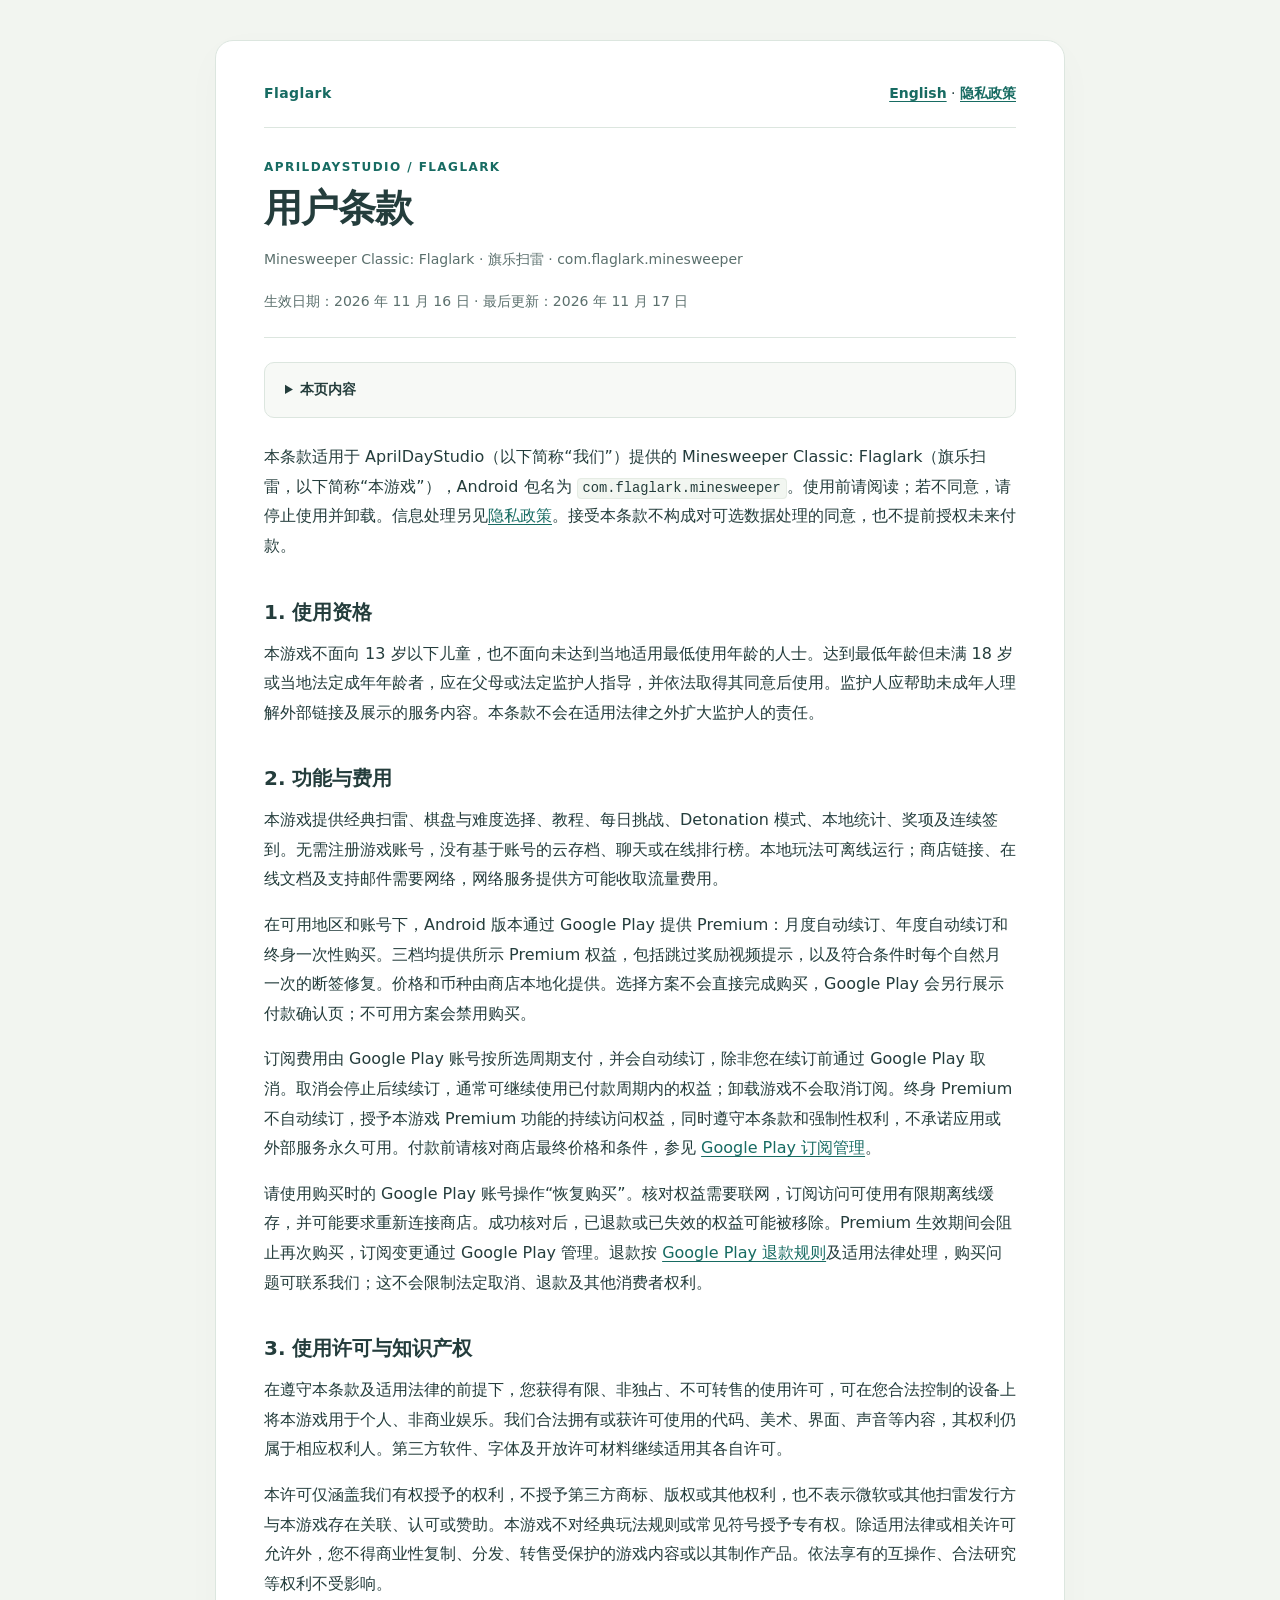
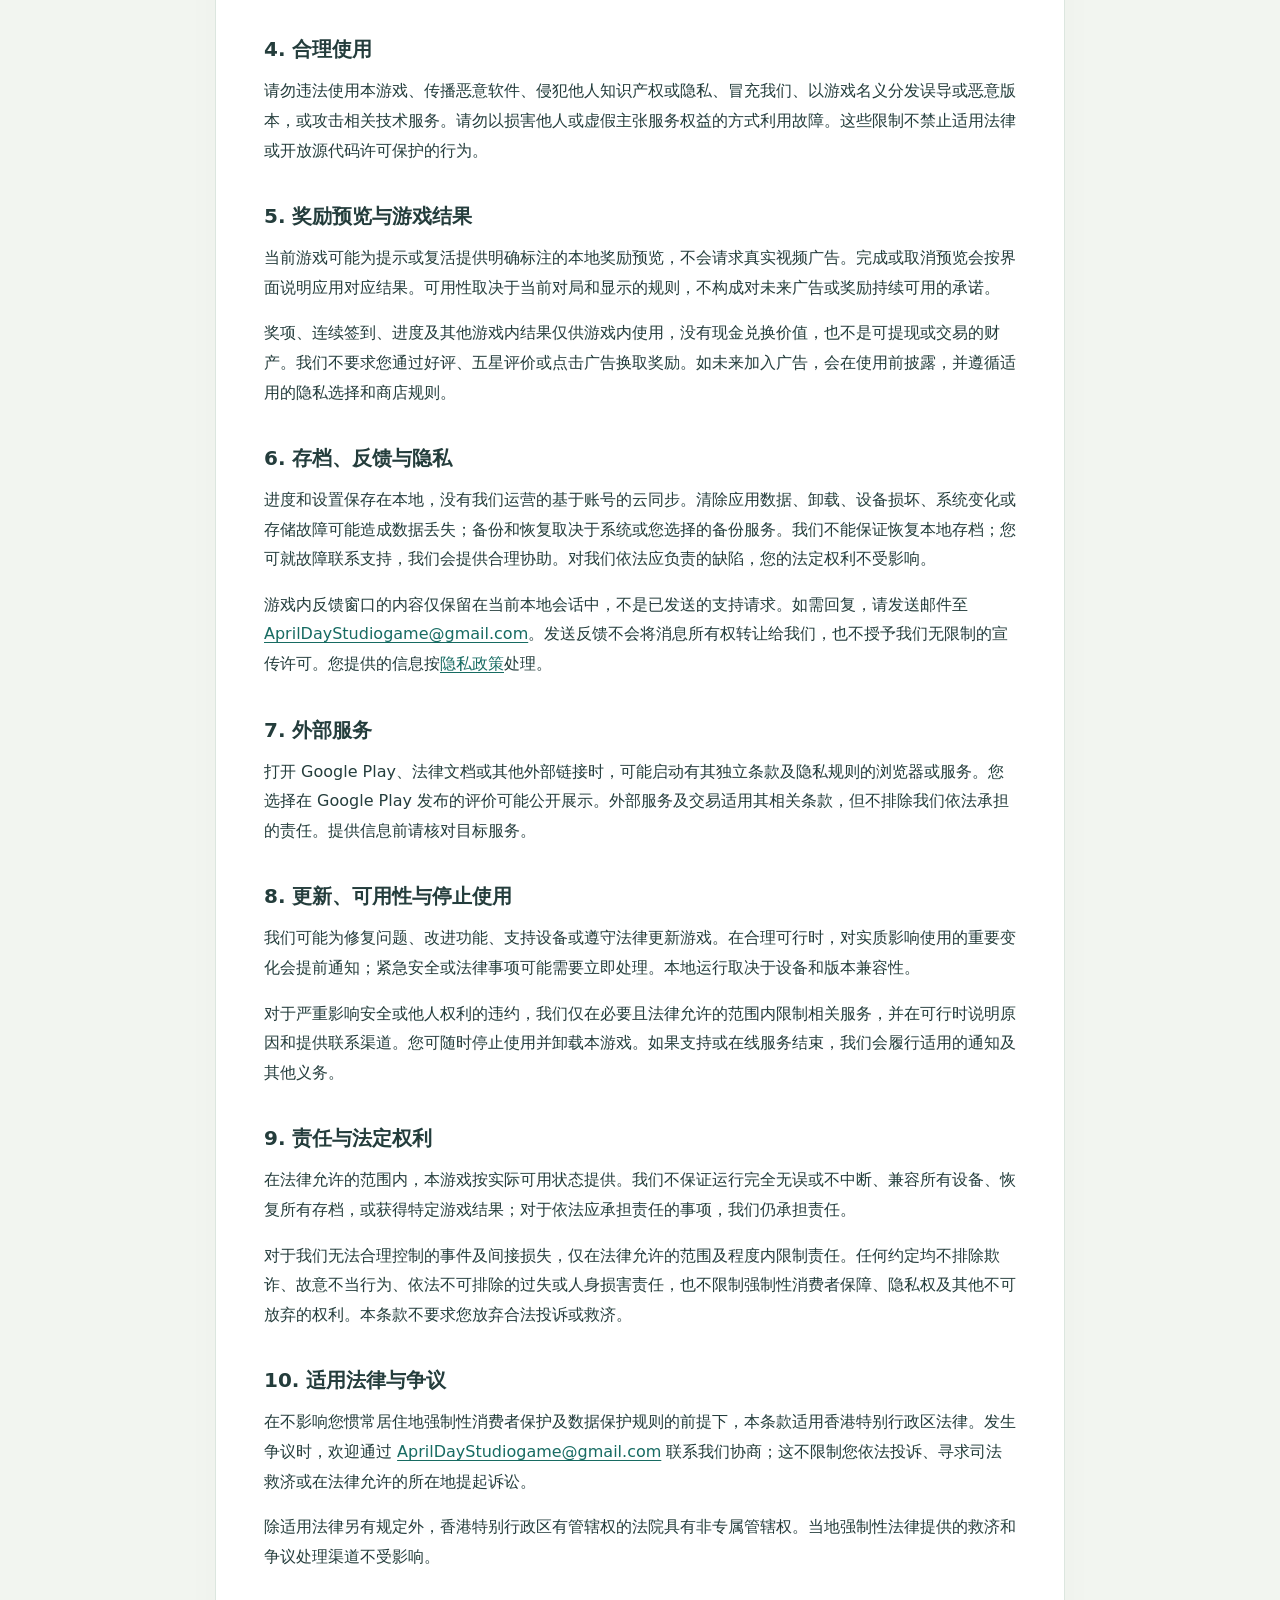
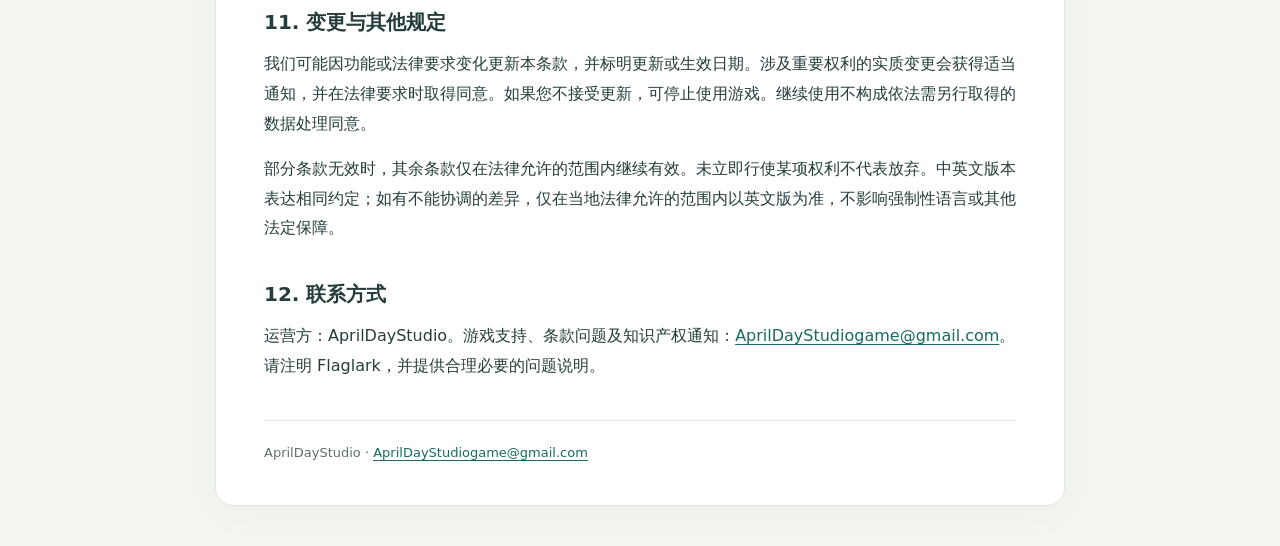
<file: terms/zh-CN.html>
<!doctype html>
<html lang="zh-CN"><head><meta charset="utf-8"><meta name="viewport" content="width=device-width,initial-scale=1">
<meta http-equiv="Content-Security-Policy" content="default-src 'none'; style-src 'self'; base-uri 'none'; form-action 'none'">
<meta name="referrer" content="no-referrer"><meta name="description" content="用户条款 — Minesweeper Classic: Flaglark">
<title>用户条款 — Minesweeper Classic: Flaglark</title><link rel="stylesheet" href="../legal.css"></head>
<body><main><nav aria-label="文档导航"><a class="brand" href="../zh-CN.html">Flaglark</a><span><a href="index.html" lang="en" hreflang="en">English</a> · <a href="../privacy/zh-CN.html">隐私政策</a></span></nav><header><p class="eyebrow">AprilDayStudio / Flaglark</p><h1>用户条款</h1><p class="subtitle">Minesweeper Classic: Flaglark · 旗乐扫雷 · com.flaglark.minesweeper</p><p class="date">生效日期：2026 年 11 月 16 日 · 最后更新：2026 年 11 月 17 日</p></header><details class="toc"><summary>本页内容</summary><ol><li><a href="#section-1">1. 使用资格</a></li><li><a href="#section-2">2. 功能与费用</a></li><li><a href="#section-3">3. 使用许可与知识产权</a></li><li><a href="#section-4">4. 合理使用</a></li><li><a href="#section-5">5. 奖励预览与游戏结果</a></li><li><a href="#section-6">6. 存档、反馈与隐私</a></li><li><a href="#section-7">7. 外部服务</a></li><li><a href="#section-8">8. 更新、可用性与停止使用</a></li><li><a href="#section-9">9. 责任与法定权利</a></li><li><a href="#section-10">10. 适用法律与争议</a></li><li><a href="#section-11">11. 变更与其他规定</a></li><li><a href="#section-12">12. 联系方式</a></li></ol></details><p>本条款适用于 AprilDayStudio（以下简称“我们”）提供的 Minesweeper Classic: Flaglark（旗乐扫雷，以下简称“本游戏”），Android 包名为 <code>com.flaglark.minesweeper</code>。使用前请阅读；若不同意，请停止使用并卸载。信息处理另见<a href="../privacy/zh-CN.html">隐私政策</a>。接受本条款不构成对可选数据处理的同意，也不提前授权未来付款。</p>
<h2 id="section-1">1. 使用资格</h2>
<p>本游戏不面向 13 岁以下儿童，也不面向未达到当地适用最低使用年龄的人士。达到最低年龄但未满 18 岁或当地法定成年年龄者，应在父母或法定监护人指导，并依法取得其同意后使用。监护人应帮助未成年人理解外部链接及展示的服务内容。本条款不会在适用法律之外扩大监护人的责任。</p>
<h2 id="section-2">2. 功能与费用</h2>
<p>本游戏提供经典扫雷、棋盘与难度选择、教程、每日挑战、Detonation 模式、本地统计、奖项及连续签到。无需注册游戏账号，没有基于账号的云存档、聊天或在线排行榜。本地玩法可离线运行；商店链接、在线文档及支持邮件需要网络，网络服务提供方可能收取流量费用。</p>
<p>在可用地区和账号下，Android 版本通过 Google Play 提供 Premium：月度自动续订、年度自动续订和终身一次性购买。三档均提供所示 Premium 权益，包括跳过奖励视频提示，以及符合条件时每个自然月一次的断签修复。价格和币种由商店本地化提供。选择方案不会直接完成购买，Google Play 会另行展示付款确认页；不可用方案会禁用购买。</p>
<p>订阅费用由 Google Play 账号按所选周期支付，并会自动续订，除非您在续订前通过 Google Play 取消。取消会停止后续续订，通常可继续使用已付款周期内的权益；卸载游戏不会取消订阅。终身 Premium 不自动续订，授予本游戏 Premium 功能的持续访问权益，同时遵守本条款和强制性权利，不承诺应用或外部服务永久可用。付款前请核对商店最终价格和条件，参见 <a href="https://support.google.com/googleplay/answer/7018481">Google Play 订阅管理</a>。</p>
<p>请使用购买时的 Google Play 账号操作“恢复购买”。核对权益需要联网，订阅访问可使用有限期离线缓存，并可能要求重新连接商店。成功核对后，已退款或已失效的权益可能被移除。Premium 生效期间会阻止再次购买，订阅变更通过 Google Play 管理。退款按 <a href="https://support.google.com/googleplay/answer/2479637">Google Play 退款规则</a>及适用法律处理，购买问题可联系我们；这不会限制法定取消、退款及其他消费者权利。</p>
<h2 id="section-3">3. 使用许可与知识产权</h2>
<p>在遵守本条款及适用法律的前提下，您获得有限、非独占、不可转售的使用许可，可在您合法控制的设备上将本游戏用于个人、非商业娱乐。我们合法拥有或获许可使用的代码、美术、界面、声音等内容，其权利仍属于相应权利人。第三方软件、字体及开放许可材料继续适用其各自许可。</p>
<p>本许可仅涵盖我们有权授予的权利，不授予第三方商标、版权或其他权利，也不表示微软或其他扫雷发行方与本游戏存在关联、认可或赞助。本游戏不对经典玩法规则或常见符号授予专有权。除适用法律或相关许可允许外，您不得商业性复制、分发、转售受保护的游戏内容或以其制作产品。依法享有的互操作、合法研究等权利不受影响。</p>
<h2 id="section-4">4. 合理使用</h2>
<p>请勿违法使用本游戏、传播恶意软件、侵犯他人知识产权或隐私、冒充我们、以游戏名义分发误导或恶意版本，或攻击相关技术服务。请勿以损害他人或虚假主张服务权益的方式利用故障。这些限制不禁止适用法律或开放源代码许可保护的行为。</p>
<h2 id="section-5">5. 奖励预览与游戏结果</h2>
<p>当前游戏可能为提示或复活提供明确标注的本地奖励预览，不会请求真实视频广告。完成或取消预览会按界面说明应用对应结果。可用性取决于当前对局和显示的规则，不构成对未来广告或奖励持续可用的承诺。</p>
<p>奖项、连续签到、进度及其他游戏内结果仅供游戏内使用，没有现金兑换价值，也不是可提现或交易的财产。我们不要求您通过好评、五星评价或点击广告换取奖励。如未来加入广告，会在使用前披露，并遵循适用的隐私选择和商店规则。</p>
<h2 id="section-6">6. 存档、反馈与隐私</h2>
<p>进度和设置保存在本地，没有我们运营的基于账号的云同步。清除应用数据、卸载、设备损坏、系统变化或存储故障可能造成数据丢失；备份和恢复取决于系统或您选择的备份服务。我们不能保证恢复本地存档；您可就故障联系支持，我们会提供合理协助。对我们依法应负责的缺陷，您的法定权利不受影响。</p>
<p>游戏内反馈窗口的内容仅保留在当前本地会话中，不是已发送的支持请求。如需回复，请发送邮件至 <a href="mailto:AprilDayStudiogame@gmail.com">AprilDayStudiogame@gmail.com</a>。发送反馈不会将消息所有权转让给我们，也不授予我们无限制的宣传许可。您提供的信息按<a href="../privacy/zh-CN.html">隐私政策</a>处理。</p>
<h2 id="section-7">7. 外部服务</h2>
<p>打开 Google Play、法律文档或其他外部链接时，可能启动有其独立条款及隐私规则的浏览器或服务。您选择在 Google Play 发布的评价可能公开展示。外部服务及交易适用其相关条款，但不排除我们依法承担的责任。提供信息前请核对目标服务。</p>
<h2 id="section-8">8. 更新、可用性与停止使用</h2>
<p>我们可能为修复问题、改进功能、支持设备或遵守法律更新游戏。在合理可行时，对实质影响使用的重要变化会提前通知；紧急安全或法律事项可能需要立即处理。本地运行取决于设备和版本兼容性。</p>
<p>对于严重影响安全或他人权利的违约，我们仅在必要且法律允许的范围内限制相关服务，并在可行时说明原因和提供联系渠道。您可随时停止使用并卸载本游戏。如果支持或在线服务结束，我们会履行适用的通知及其他义务。</p>
<h2 id="section-9">9. 责任与法定权利</h2>
<p>在法律允许的范围内，本游戏按实际可用状态提供。我们不保证运行完全无误或不中断、兼容所有设备、恢复所有存档，或获得特定游戏结果；对于依法应承担责任的事项，我们仍承担责任。</p>
<p>对于我们无法合理控制的事件及间接损失，仅在法律允许的范围及程度内限制责任。任何约定均不排除欺诈、故意不当行为、依法不可排除的过失或人身损害责任，也不限制强制性消费者保障、隐私权及其他不可放弃的权利。本条款不要求您放弃合法投诉或救济。</p>
<h2 id="section-10">10. 适用法律与争议</h2>
<p>在不影响您惯常居住地强制性消费者保护及数据保护规则的前提下，本条款适用香港特别行政区法律。发生争议时，欢迎通过 <a href="mailto:AprilDayStudiogame@gmail.com">AprilDayStudiogame@gmail.com</a> 联系我们协商；这不限制您依法投诉、寻求司法救济或在法律允许的所在地提起诉讼。</p>
<p>除适用法律另有规定外，香港特别行政区有管辖权的法院具有非专属管辖权。当地强制性法律提供的救济和争议处理渠道不受影响。</p>
<h2 id="section-11">11. 变更与其他规定</h2>
<p>我们可能因功能或法律要求变化更新本条款，并标明更新或生效日期。涉及重要权利的实质变更会获得适当通知，并在法律要求时取得同意。如果您不接受更新，可停止使用游戏。继续使用不构成依法需另行取得的数据处理同意。</p>
<p>部分条款无效时，其余条款仅在法律允许的范围内继续有效。未立即行使某项权利不代表放弃。中英文版本表达相同约定；如有不能协调的差异，仅在当地法律允许的范围内以英文版为准，不影响强制性语言或其他法定保障。</p>
<h2 id="section-12">12. 联系方式</h2>
<p>运营方：AprilDayStudio。游戏支持、条款问题及知识产权通知：<a href="mailto:AprilDayStudiogame@gmail.com">AprilDayStudiogame@gmail.com</a>。请注明 Flaglark，并提供合理必要的问题说明。</p>
<footer>AprilDayStudio · <a href="mailto:AprilDayStudiogame@gmail.com">AprilDayStudiogame@gmail.com</a></footer></main></body></html>
</file>
<file: legal.css>
:root{color-scheme:light;--ink:#243d3c;--muted:#5b706d;--line:#dce6df;--accent:#176b62;font-family:system-ui,-apple-system,BlinkMacSystemFont,'Segoe UI','Noto Sans SC',sans-serif;color:var(--ink);background:#f2f5f0}
*{box-sizing:border-box}body{margin:0;font-size:16px;line-height:1.85}main{width:min(850px,calc(100% - 40px));margin:40px auto;background:#fff;border:1px solid var(--line);border-radius:18px;padding:40px 48px;box-shadow:0 12px 40px #193c3206}
nav{display:flex;align-items:center;justify-content:space-between;gap:12px;flex-wrap:wrap;border-bottom:1px solid var(--line);padding-bottom:20px;margin-bottom:28px;font-size:14px}nav a{font-weight:600}.brand{text-decoration:none;letter-spacing:.03em}.eyebrow{color:var(--accent);font-size:12px;font-weight:700;letter-spacing:.12em;text-transform:uppercase;margin:0 0 6px}h1{font-size:clamp(28px,5vw,38px);line-height:1.3;letter-spacing:-.025em;margin:0 0 14px;font-weight:700}h2{font-size:20px;line-height:1.5;margin:36px 0 10px;scroll-margin-top:24px}p{margin:12px 0 16px}a{color:var(--accent);text-decoration-thickness:1px;text-underline-offset:3px;overflow-wrap:anywhere}a:hover{color:#104a42}a:focus-visible{outline:3px solid #dba943;outline-offset:4px;border-radius:2px}code{font-size:.86em;background:#f2f6f1;border:1px solid #e5ece4;padding:2px 5px;border-radius:4px;overflow-wrap:anywhere}.subtitle,.date{color:var(--muted);font-size:14px}.date{padding-bottom:22px;border-bottom:1px solid var(--line)}.summary{padding:16px 20px;background:#f1f6f0;border-left:3px solid var(--accent);border-radius:0 8px 8px 0;margin:24px 0}.toc{font-size:14px;background:#f7f9f6;padding:14px 20px;border:1px solid var(--line);border-radius:10px;margin:24px 0}.toc summary{cursor:pointer;font-weight:650}.toc ol{padding-left:22px;margin-bottom:6px}.cards{display:grid;grid-template-columns:1fr 1fr;gap:16px;margin:30px 0}.card{border:1px solid var(--line);border-radius:12px;padding:20px;background:#f7f9f6}.card h2{margin:0 0 10px}.card p{color:var(--muted);font-size:14px}footer{font-size:13px;color:var(--muted);border-top:1px solid var(--line);padding-top:20px;margin-top:40px}
@media(max-width:600px){main{width:100%;margin:0;border:0;border-radius:0;padding:24px 20px;box-shadow:none}h2{font-size:19px}.cards{grid-template-columns:1fr}nav{align-items:flex-start;gap:8px}body{font-size:16px}}@media print{body{background:#fff}main{width:auto;max-width:none;margin:0;padding:0;border:0;box-shadow:none}nav,.toc{display:none}a{color:inherit}.summary{background:transparent}h2{break-after:avoid}p{orphans:3;widows:3}}
</file>
